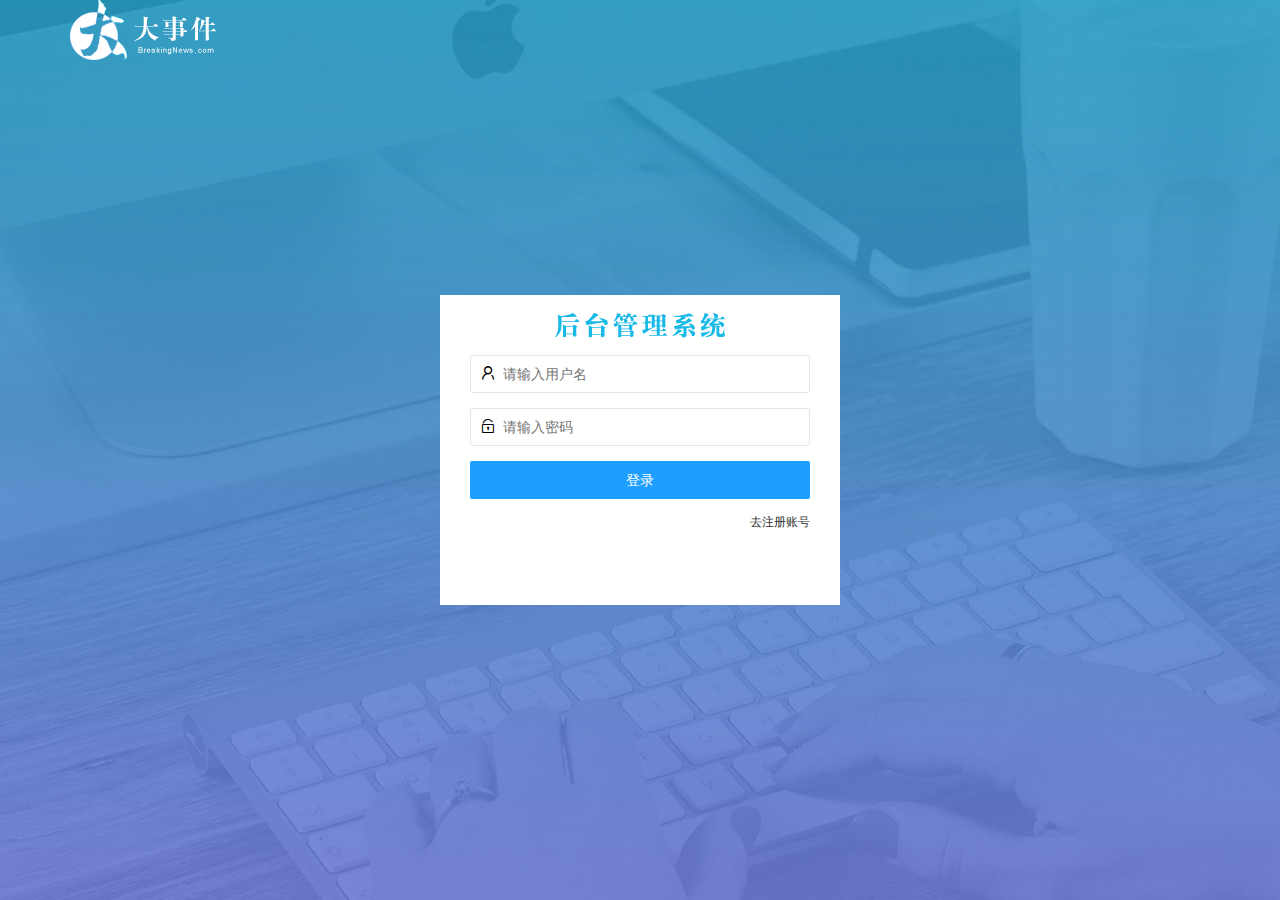
<file: login.html>
<!DOCTYPE html>
<html lang="en">

<head>
    <meta charset="UTF-8" />
    <meta name="viewport" content="width=device-width, initial-scale=1.0" />
    <title>大事件-登录/注册</title>
    <!-- 导入 LayUI 的样式 -->
    <link rel="stylesheet" href="assets/lib/layui/css/layui.css" />
    <!-- 导入自己的样式表 -->
    <link rel="stylesheet" href="assets/css/login.css" />
</head>

<body>
    <!-- 头部的 Logo 区域 -->
    <div class="layui-main">
        <img src="./assets/images/logo.png" alt="" />
    </div>

    <!-- 登录注册区域 -->
    <div class="loginAndRegBox">
        <div class="title-box"></div>
        <!-- 登录的div -->
        <div class="login-box">
            <!-- 登录的表单 -->
            <form class="layui-form" id="form_login">
                <!-- 用户名 -->
                <div class="layui-form-item">
                    <i class="layui-icon layui-icon-username"></i>
                    <input type="text" name="username" required lay-verify="required" placeholder="请输入用户名" autocomplete="off" class="layui-input" />
                </div>
                <!-- 密码 -->
                <div class="layui-form-item">
                    <i class="layui-icon layui-icon-password"></i>
                    <input type="password" name="password" required lay-verify="required" placeholder="请输入密码" autocomplete="off" class="layui-input" />
                </div>
                <!-- 登录按钮 -->
                <div class="layui-form-item">
                    <!-- 注意：表单提交按钮和普通按钮的区别，就是 lay-submit 属性 -->
                    <button class="layui-btn layui-btn-fluid layui-btn-normal" lay-submit>登录</button>
                </div>
                <div class="layui-form-item links">
                    <a href="javascript:;" id="link_reg">去注册账号</a>
                </div>
            </form>
        </div>
        <!-- 注册的div -->
        <div class="reg-box">
            <!-- 注册的表单 -->
            <form class="layui-form" id="form_reg">
                <!-- 用户名 -->
                <div class="layui-form-item">
                    <i class="layui-icon layui-icon-username"></i>
                    <input type="text" name="username" required lay-verify="required" placeholder="请输入用户名" autocomplete="off" class="layui-input" />
                </div>
                <!-- 密码 -->
                <div class="layui-form-item">
                    <i class="layui-icon layui-icon-password"></i>
                    <input type="password" name="password" required lay-verify="required|pwd" placeholder="请输入密码" autocomplete="off" class="layui-input" />
                </div>
                <!-- 密码确认框 -->
                <div class="layui-form-item">
                    <i class="layui-icon layui-icon-password"></i>
                    <input type="password" name="repassword" required lay-verify="required|pwd|repwd" placeholder="再次确认密码" autocomplete="off" class="layui-input" />
                </div>
                <!-- 注册按钮 -->
                <div class="layui-form-item">
                    <!-- 注意：表单提交按钮和普通按钮的区别，就是 lay-submit 属性 -->
                    <button class="layui-btn layui-btn-fluid layui-btn-normal" lay-submit>注册</button>
                </div>
                <div class="layui-form-item links">
                    <a href="javascript:;" id="link_login">去登录</a>
                </div>
            </form>

        </div>
    </div>

    <script src="assets/lib/layui/layui.all.js"></script>
    <script src="assets/lib/jquery.js"></script>
    <script src="./assets/js/baseAPI.js"></script>
    <script src="./assets/js/login.js"></script>

</body>

</html>
</file>
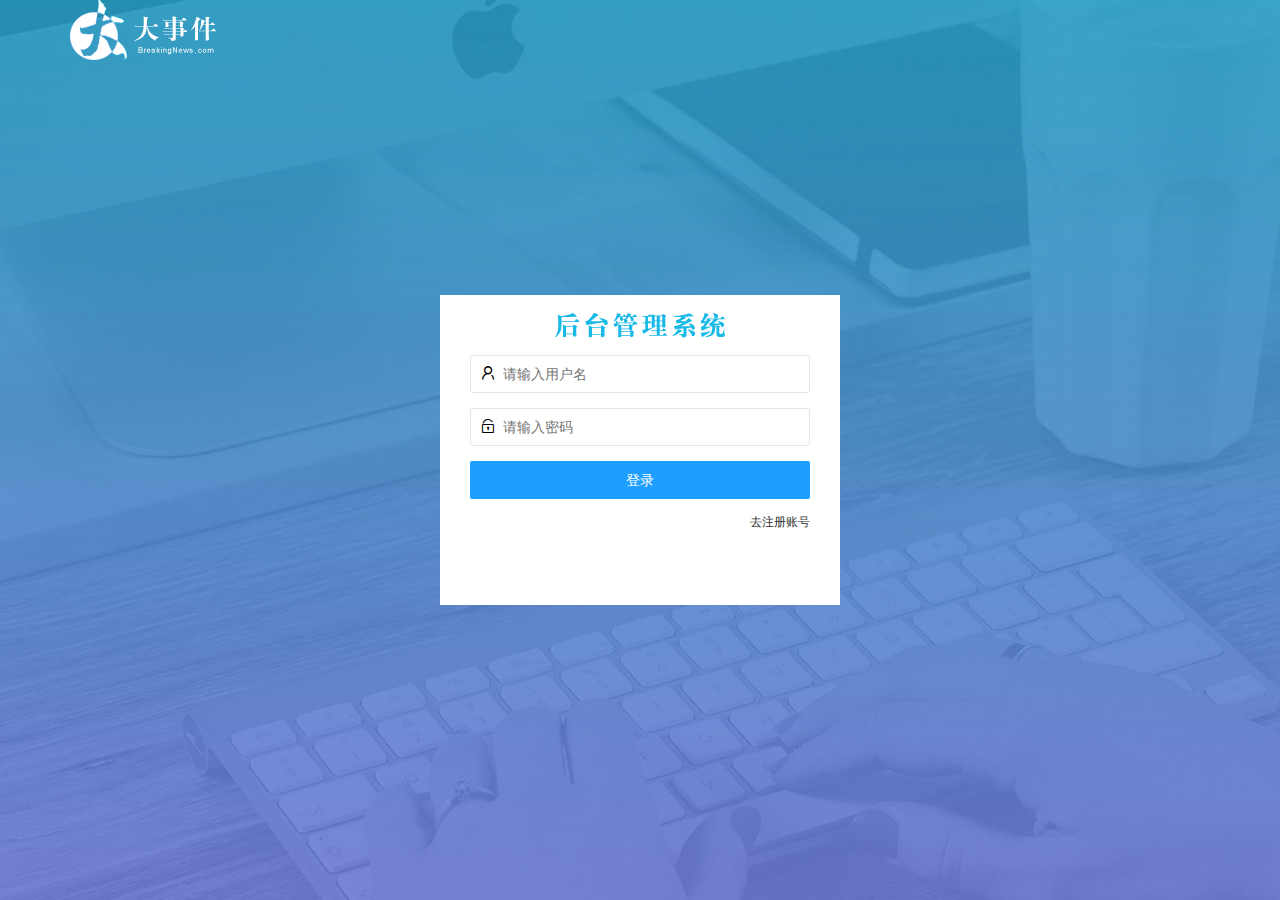
<file: 示范login.html>
<!DOCTYPE html>
<html lang="en">

<head>
    <meta charset="UTF-8" />
    <meta name="viewport" content="width=device-width, initial-scale=1.0" />
    <title>大事件-登录/注册</title>
    <!-- 导入 LayUI 的样式 -->
    <link rel="stylesheet" href="/assets/lib/layui/css/layui.css" />
    <!-- 导入自己的样式表 -->
    <link rel="stylesheet" href="assets/css/login.css" />
</head>

<body>
    <!-- 头部的 Logo 区域 -->
    <div class="layui-main">
        <img src="/assets/images/logo.png" alt="" />
    </div>

    <!-- 登录注册区域 -->
    <div class="loginAndRegBox">
        <div class="title-box"></div>
        <!-- 登录的div -->
        <div class="login-box">
            <!-- 登录的表单 -->
            <form class="layui-form" id="form_login">
                <!-- 用户名 -->
                <div class="layui-form-item">
                    <i class="layui-icon layui-icon-username"></i>
                    <input type="text" name="username" required lay-verify="required" placeholder="请输入用户名" autocomplete="off" class="layui-input" />
                </div>
                <!-- 密码 -->
                <div class="layui-form-item">
                    <i class="layui-icon layui-icon-password"></i>
                    <input type="password" name="password" required lay-verify="required|pwd" placeholder="请输入密码" autocomplete="off" class="layui-input" />
                </div>
                <!-- 登录按钮 -->
                <div class="layui-form-item">
                    <!-- 注意：表单提交按钮和普通按钮的区别，就是 lay-submit 属性 -->
                    <button class="layui-btn layui-btn-fluid layui-btn-normal" lay-submit>登录</button>
                </div>
                <div class="layui-form-item links">
                    <a href="javascript:;" id="link_reg">去注册账号</a>
                </div>
            </form>
        </div>
        <!-- 注册的div -->
        <div class="reg-box">
            <!-- 注册的表单 -->
            <form class="layui-form" id="form_reg">
                <!-- 用户名 -->
                <div class="layui-form-item">
                    <i class="layui-icon layui-icon-username"></i>
                    <input type="text" name="username" required lay-verify="required" placeholder="请输入用户名" autocomplete="off" class="layui-input" />
                </div>
                <!-- 密码 -->
                <div class="layui-form-item">
                    <i class="layui-icon layui-icon-password"></i>
                    <input type="password" name="password" required lay-verify="required|pwd" placeholder="请输入密码" autocomplete="off" class="layui-input" />
                </div>
                <!-- 密码确认框 -->
                <div class="layui-form-item">
                    <i class="layui-icon layui-icon-password"></i>
                    <input type="password" name="repassword" required lay-verify="required|pwd|repwd" placeholder="再次确认密码" autocomplete="off" class="layui-input" />
                </div>
                <!-- 注册按钮 -->
                <div class="layui-form-item">
                    <!-- 注意：表单提交按钮和普通按钮的区别，就是 lay-submit 属性 -->
                    <button class="layui-btn layui-btn-fluid layui-btn-normal" lay-submit>注册</button>
                </div>
                <div class="layui-form-item links">
                    <a href="javascript:;" id="link_login">去登录</a>
                </div>
            </form>
        </div>
    </div>

    <!-- 导入 Layui 的JS文件 -->
    <script src="assets/lib/layui/layui.all.js"></script>
    <!-- 导入 JQuery -->
    <script src="assets/lib/jquery.js"></script>
    <!-- 导入自己封装的 baseAPI.js -->
    <script src="./assets/js/baseAPI.js"></script>
    <!-- 导入自己的 JavaScript 脚本 -->
    <script src="./assets/js/login.js"></script>
</body>

</html>
</file>
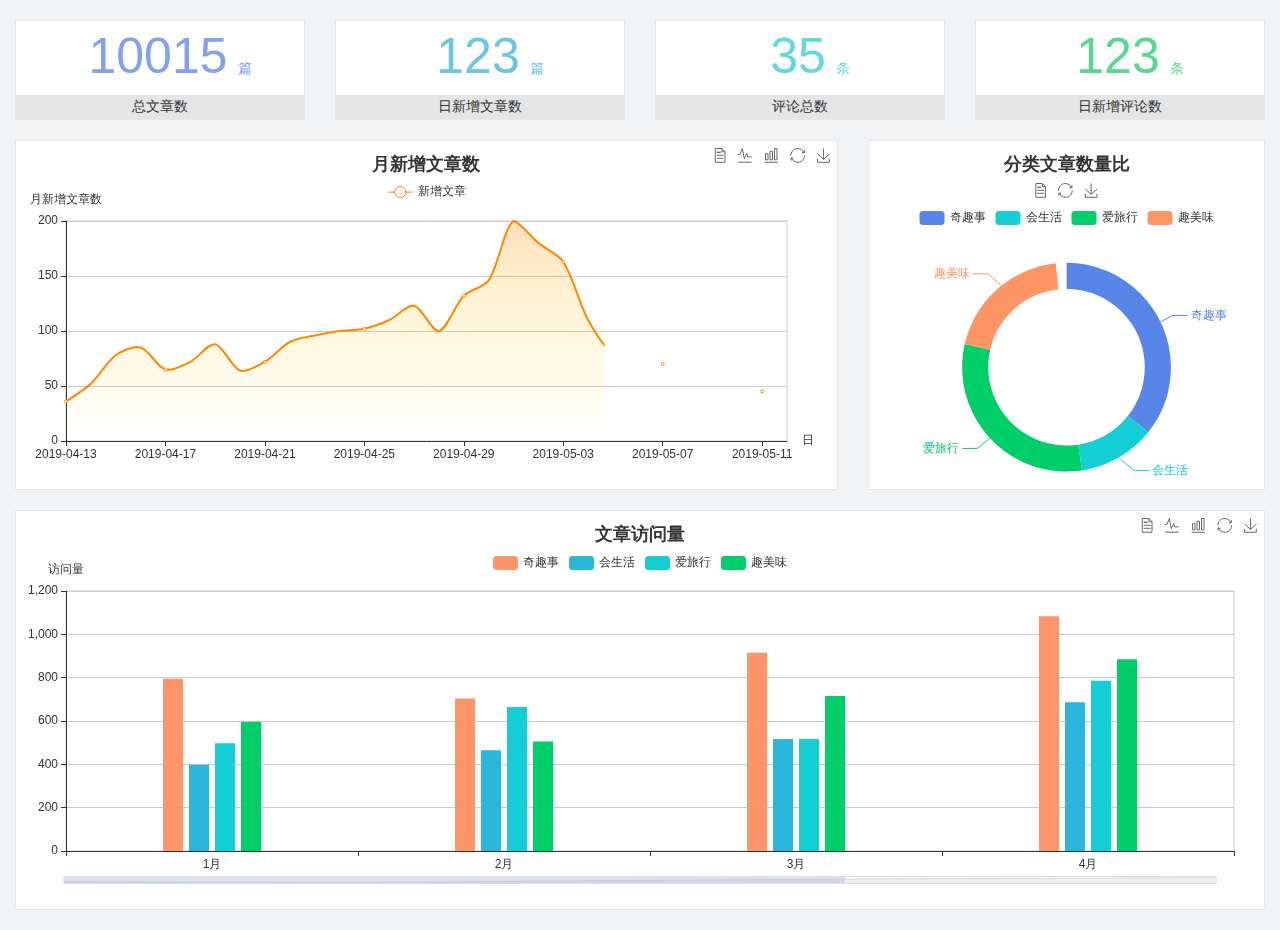
<file: home/dashboard.html>
<!DOCTYPE html>
<html lang="en">

<head>
    <meta charset="UTF-8">
    <meta name="viewport" content="width=device-width, initial-scale=1.0">
    <meta http-equiv="X-UA-Compatible" content="ie=edge">
    <title>图表统计</title>
    <link rel="stylesheet" href="/assets/lib/bootstrap.css" />
    <link rel="stylesheet" href="/assets/lib/main.css" />
    <script src="/assets/lib/jquery.js"></script>
    <script type="text/javascript" src="/assets/lib/echarts.min.js"></script>
</head>

<body>
    <div class="container-fluid">
        <div class="row spannel_list">
            <div class="col-sm-3 col-xs-6">
                <div class="spannel">
                    <em>10015</em><span>篇</span>
                    <b>总文章数</b>
                </div>
            </div>
            <div class="col-sm-3 col-xs-6">
                <div class="spannel scolor01">
                    <em>123</em><span>篇</span>
                    <b>日新增文章数</b>
                </div>
            </div>
            <div class="col-sm-3 col-xs-6">
                <div class="spannel scolor02">
                    <em>35</em><span>条</span>
                    <b>评论总数</b>
                </div>
            </div>
            <div class="col-sm-3 col-xs-6">
                <div class="spannel scolor03">
                    <em>123</em><span>条</span>
                    <b>日新增评论数</b>
                </div>
            </div>
        </div>
    </div>

    <div class="container-fluid">
        <div class="row curve-pie">
            <div class="col-lg-8 col-md-8">
                <div class="gragh_pannel" id="curve_show"></div>
            </div>
            <div class="col-lg-4 col-md-4">
                <div class="gragh_pannel" id="pie_show"></div>
            </div>
        </div>
    </div>

    <div class="container-fluid">
        <div class="column_pannel" id="column_show"></div>
    </div>

    <script>
        var oChart = echarts.init(document.getElementById('curve_show'));
        var aList_all = [{
            'count': 36,
            'date': '2019-04-13'
        }, {
            'count': 52,
            'date': '2019-04-14'
        }, {
            'count': 78,
            'date': '2019-04-15'
        }, {
            'count': 85,
            'date': '2019-04-16'
        }, {
            'count': 65,
            'date': '2019-04-17'
        }, {
            'count': 72,
            'date': '2019-04-18'
        }, {
            'count': 88,
            'date': '2019-04-19'
        }, {
            'count': 64,
            'date': '2019-04-20'
        }, {
            'count': 72,
            'date': '2019-04-21'
        }, {
            'count': 90,
            'date': '2019-04-22'
        }, {
            'count': 96,
            'date': '2019-04-23'
        }, {
            'count': 100,
            'date': '2019-04-24'
        }, {
            'count': 102,
            'date': '2019-04-25'
        }, {
            'count': 110,
            'date': '2019-04-26'
        }, {
            'count': 123,
            'date': '2019-04-27'
        }, {
            'count': 100,
            'date': '2019-04-28'
        }, {
            'count': 132,
            'date': '2019-04-29'
        }, {
            'count': 146,
            'date': '2019-04-30'
        }, {
            'count': 200,
            'date': '2019-05-01'
        }, {
            'count': 180,
            'date': '2019-05-02'
        }, {
            'count': 163,
            'date': '2019-05-03'
        }, {
            'count': 110,
            'date': '2019-05-04'
        }, {
            'count': 80,
            'date': '2019-05-05'
        }, {
            'count': 82,
            'date': '2019-05-06'
        }, {
            'count': 70,
            'date': '2019-05-07'
        }, {
            'count': 65,
            'date': '2019-05-08'
        }, {
            'count': 54,
            'date': '2019-05-09'
        }, {
            'count': 40,
            'date': '2019-05-10'
        }, {
            'count': 45,
            'date': '2019-05-11'
        }, {
            'count': 38,
            'date': '2019-05-12'
        }, ];

        let aCount = [];
        let aDate = [];

        for (var i = 0; i < aList_all.length; i++) {
            aCount.push(aList_all[i].count);
            aDate.push(aList_all[i].date);
        }

        var chartopt = {
            title: {
                text: '月新增文章数',
                left: 'center',
                top: '10'
            },
            tooltip: {
                trigger: 'axis'
            },
            legend: {
                data: ['新增文章'],
                top: '40'
            },
            toolbox: {
                show: true,
                feature: {
                    mark: {
                        show: true
                    },
                    dataView: {
                        show: true,
                        readOnly: false
                    },
                    magicType: {
                        show: true,
                        type: ['line', 'bar']
                    },
                    restore: {
                        show: true
                    },
                    saveAsImage: {
                        show: true
                    }
                }
            },
            calculable: true,
            xAxis: [{
                name: '日',
                type: 'category',
                boundaryGap: false,
                data: aDate
            }],
            yAxis: [{
                name: '月新增文章数',
                type: 'value'
            }],
            series: [{
                name: '新增文章',
                type: 'line',
                smooth: true,
                itemStyle: {
                    normal: {
                        areaStyle: {
                            type: 'default'
                        },
                        color: '#f80'
                    },
                    lineStyle: {
                        color: '#f80'
                    }
                },
                data: aCount
            }],
            areaStyle: {
                normal: {
                    color: new echarts.graphic.LinearGradient(0, 0, 0, 1, [{
                        offset: 0,
                        color: 'rgba(255,136,0,0.39)'
                    }, {
                        offset: .34,
                        color: 'rgba(255,180,0,0.25)'
                    }, {
                        offset: 1,
                        color: 'rgba(255,222,0,0.00)'
                    }])

                }
            },
            grid: {
                show: true,
                x: 50,
                x2: 50,
                y: 80,
                height: 220
            }
        };

        oChart.setOption(chartopt);


        var oPie = echarts.init(document.getElementById('pie_show'));
        var oPieopt = {
            title: {
                top: 10,
                text: '分类文章数量比',
                x: 'center'
            },
            tooltip: {
                trigger: 'item',
                formatter: "{a} <br/>{b} : {c} ({d}%)"
            },
            color: ['#5885e8', '#13cfd5', '#00ce68', '#ff9565'],
            legend: {
                x: 'center',
                top: 65,
                data: ['奇趣事', '会生活', '爱旅行', '趣美味']
            },
            toolbox: {
                show: true,
                x: 'center',
                top: 35,
                feature: {
                    mark: {
                        show: true
                    },
                    dataView: {
                        show: true,
                        readOnly: false
                    },
                    magicType: {
                        show: true,
                        type: ['pie', 'funnel'],
                        option: {
                            funnel: {
                                x: '25%',
                                width: '50%',
                                funnelAlign: 'left',
                                max: 1548
                            }
                        }
                    },
                    restore: {
                        show: true
                    },
                    saveAsImage: {
                        show: true
                    }
                }
            },
            calculable: true,
            series: [{
                name: '访问来源',
                type: 'pie',
                radius: ['45%', '60%'],
                center: ['50%', '65%'],
                data: [{
                    value: 300,
                    name: '奇趣事'
                }, {
                    value: 100,
                    name: '会生活'
                }, {
                    value: 260,
                    name: '爱旅行'
                }, {
                    value: 180,
                    name: '趣美味'
                }]
            }]
        };
        oPie.setOption(oPieopt);



        var oColumn = this.echarts.init(document.getElementById('column_show'));
        var oColumnopt = {
            title: {
                text: '文章访问量',
                left: 'center',
                top: '10'
            },
            tooltip: {
                trigger: 'axis'
            },
            legend: {
                data: ['奇趣事', '会生活', '爱旅行', '趣美味'],
                top: '40'
            },
            toolbox: {
                show: true,
                feature: {
                    mark: {
                        show: true
                    },
                    dataView: {
                        show: true,
                        readOnly: false
                    },
                    magicType: {
                        show: true,
                        type: ['line', 'bar']
                    },
                    restore: {
                        show: true
                    },
                    saveAsImage: {
                        show: true
                    }
                }
            },
            calculable: true,
            xAxis: [{
                type: 'category',
                data: ['1月', '2月', '3月', '4月', '5月']
            }],
            yAxis: [{
                name: '访问量',
                type: 'value'
            }],
            series: [{
                name: '奇趣事',
                type: 'bar',
                barWidth: 20,
                itemStyle: {
                    normal: {
                        areaStyle: {
                            type: 'default'
                        },
                        color: '#fd956a'
                    }
                },
                data: [800, 708, 920, 1090, 1200]
            }, {
                name: '会生活',
                type: 'bar',
                barWidth: 20,
                itemStyle: {
                    normal: {
                        areaStyle: {
                            type: 'default'
                        },
                        color: '#2bb6db'
                    }
                },
                data: [400, 468, 520, 690, 800]
            }, {
                name: '爱旅行',
                type: 'bar',
                barWidth: 20,
                itemStyle: {
                    normal: {
                        areaStyle: {
                            type: 'default'
                        },
                        color: '#13cfd5'
                    }
                },
                data: [500, 668, 520, 790, 900]
            }, {
                name: '趣美味',
                type: 'bar',
                barWidth: 20,
                itemStyle: {
                    normal: {
                        areaStyle: {
                            type: 'default'
                        },
                        color: '#00ce68'
                    }
                },
                data: [600, 508, 720, 890, 1000]
            }],
            grid: {
                show: true,
                x: 50,
                x2: 30,
                y: 80,
                height: 260
            },
            dataZoom: [ //给x轴设置滚动条
                {
                    start: 0, //默认为0
                    end: 100 - 1000 / 31, //默认为100
                    type: 'slider',
                    show: true,
                    xAxisIndex: [0],
                    handleSize: 0, //滑动条的 左右2个滑动条的大小
                    height: 8, //组件高度
                    left: 45, //左边的距离
                    right: 50, //右边的距离
                    bottom: 26, //右边的距离
                    handleColor: '#ddd', //h滑动图标的颜色
                    handleStyle: {
                        borderColor: "#cacaca",
                        borderWidth: "1",
                        shadowBlur: 2,
                        background: "#ddd",
                        shadowColor: "#ddd",
                    }
                }
            ]
        };
        oColumn.setOption(oColumnopt);
    </script>
</body>

</html>
</file>
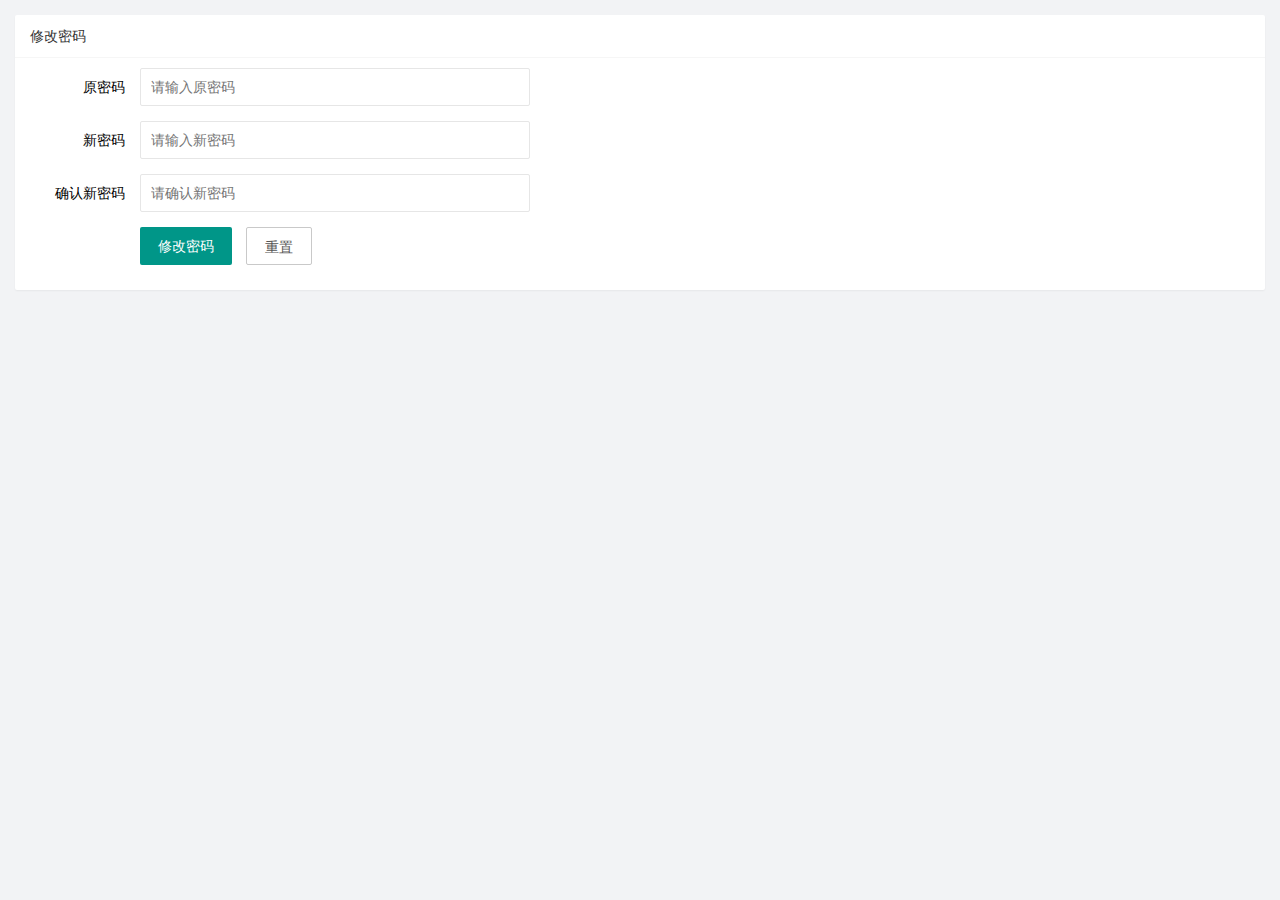
<file: user/user.pwd.html>
<!DOCTYPE html>
<html lang="en">

<head>
    <meta charset="UTF-8">
    <meta name="viewport" content="width=device-width, initial-scale=1.0">
    <title>Document</title>
    <link rel="stylesheet" href="../assets/lib/layui/css/layui.css">
    <link rel="stylesheet" href="../assets/css/user/user_pwd.css">
</head>

<body>
    <!-- 卡片区域 -->
    <div class="layui-card">
        <div class="layui-card-header">修改密码</div>
        <div class="layui-card-body">
            <form class="layui-form" lay-filter="formUserInfo">
                <!-- 这是隐藏域 -->
                <input type="hidden" name="id" />
                <div class="layui-form-item">
                    <label class="layui-form-label">原密码</label>
                    <div class="layui-input-block">
                        <input type="password" name="oldPwd" required lay-verify="required|pwd" placeholder="请输入原密码" autocomplete="off" class="layui-input">
                    </div>
                </div>
                <div class="layui-form-item">
                    <label class="layui-form-label">新密码</label>
                    <div class="layui-input-inline">
                        <input type="password" name="newPwd" required lay-verify="required|pwd|samePwd" placeholder="请输入新密码" autocomplete="off" class="layui-input">
                    </div>
                </div>
                <div class="layui-form-item">
                    <label class="layui-form-label">确认新密码</label>
                    <div class="layui-input-inline">
                        <input type="password" name="rePwd" required lay-verify="required|pwd|rePwd" placeholder="请确认新密码" autocomplete="off" class="layui-input">
                    </div>
                </div>
                <div class="layui-form-item">
                    <div class="layui-input-block">
                        <button class="layui-btn" lay-submit lay-filter="formDemo">修改密码</button>
                        <button type="reset" class="layui-btn layui-btn-primary" id="btnReset">重置</button>
                    </div>
                </div>
            </form>

        </div>
    </div>


    <script src="../assets/lib/layui/layui.all.js"></script>
    <script src="../assets/lib/jquery.js"></script>
    <script src="../assets/js/baseAPI.js"></script>
    <script src="../assets/js/user/user.pwd.js"></script>
</body>

</html>
</file>
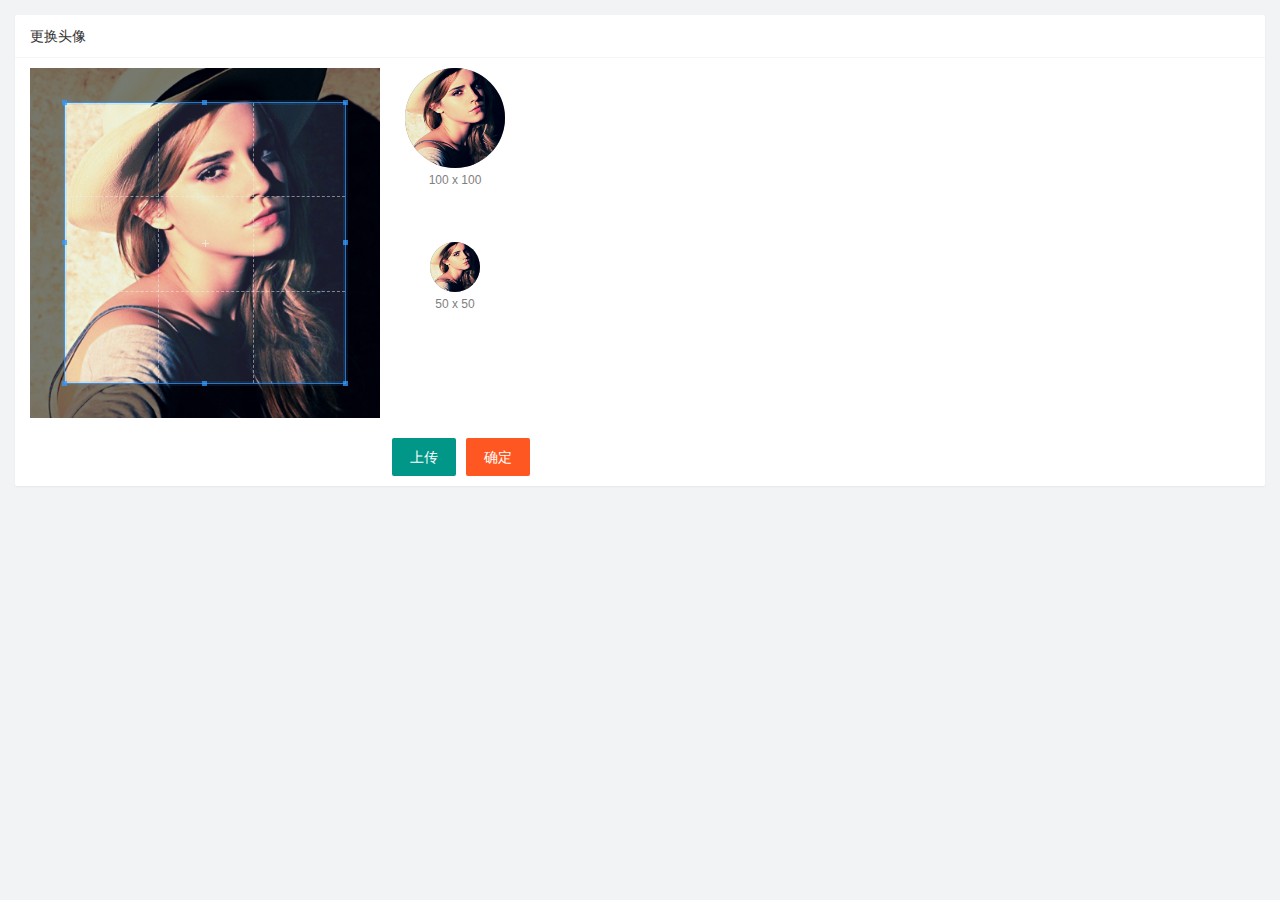
<file: user/user_ava.html>
<!DOCTYPE html>
<html lang="en">

<head>
    <meta charset="UTF-8">
    <meta name="viewport" content="width=device-width, initial-scale=1.0">
    <title>Document</title>
    <link rel="stylesheet" href="../assets/lib/layui/css/layui.css">
    <link rel="stylesheet" href="../assets/lib/cropper/cropper.css">
    <link rel="stylesheet" href="../assets/css/user/user_ava.css">
</head>

<body>
    <div class="layui-card">
        <div class="layui-card-header">更换头像</div>
        <div class="layui-card-body">
            <!-- 第一行的图片裁剪和预览区域 -->
            <div class="row1">
                <!-- 图片裁剪区域 -->
                <div class="cropper-box">
                    <!-- 这个 img 标签很重要，将来会把它初始化为裁剪区域 -->
                    <img id="image" src="/assets/images/sample.jpg" />
                </div>
                <!-- 图片的预览区域 -->
                <div class="preview-box">
                    <div>
                        <!-- 宽高为 100px 的预览区域 -->
                        <div class="img-preview w100"></div>
                        <p class="size">100 x 100</p>
                    </div>
                    <div>
                        <!-- 宽高为 50px 的预览区域 -->
                        <div class="img-preview w50"></div>
                        <p class="size">50 x 50</p>
                    </div>
                </div>
            </div>
            <!-- 第二行的按钮区域 -->
            <div class="row2">
                <!-- 通过accept属性可以允许用户选择什么类型的文件 -->
                <input type="file" id="file" accept="image/png,image/jpeg" />
                <button type="button" class="layui-btn" id="btnChooseImage">上传</button>
                <button type="button" class="layui-btn layui-btn-danger" id="btnSure">确定</button>
            </div>
        </div>
    </div>
    <script src="../assets/lib/layui/layui.all.js"></script>
    <script src="../assets/lib/jquery.js"></script>
    <script src="../assets/lib/cropper/Cropper.js"></script>
    <script src="../assets/lib/cropper/jquery-cropper.js"></script>
    <script src="../assets/js/baseAPI.js"></script>
    <script src="../assets/js/user/user_ava.js"></script>
</body>

</html>
</file>
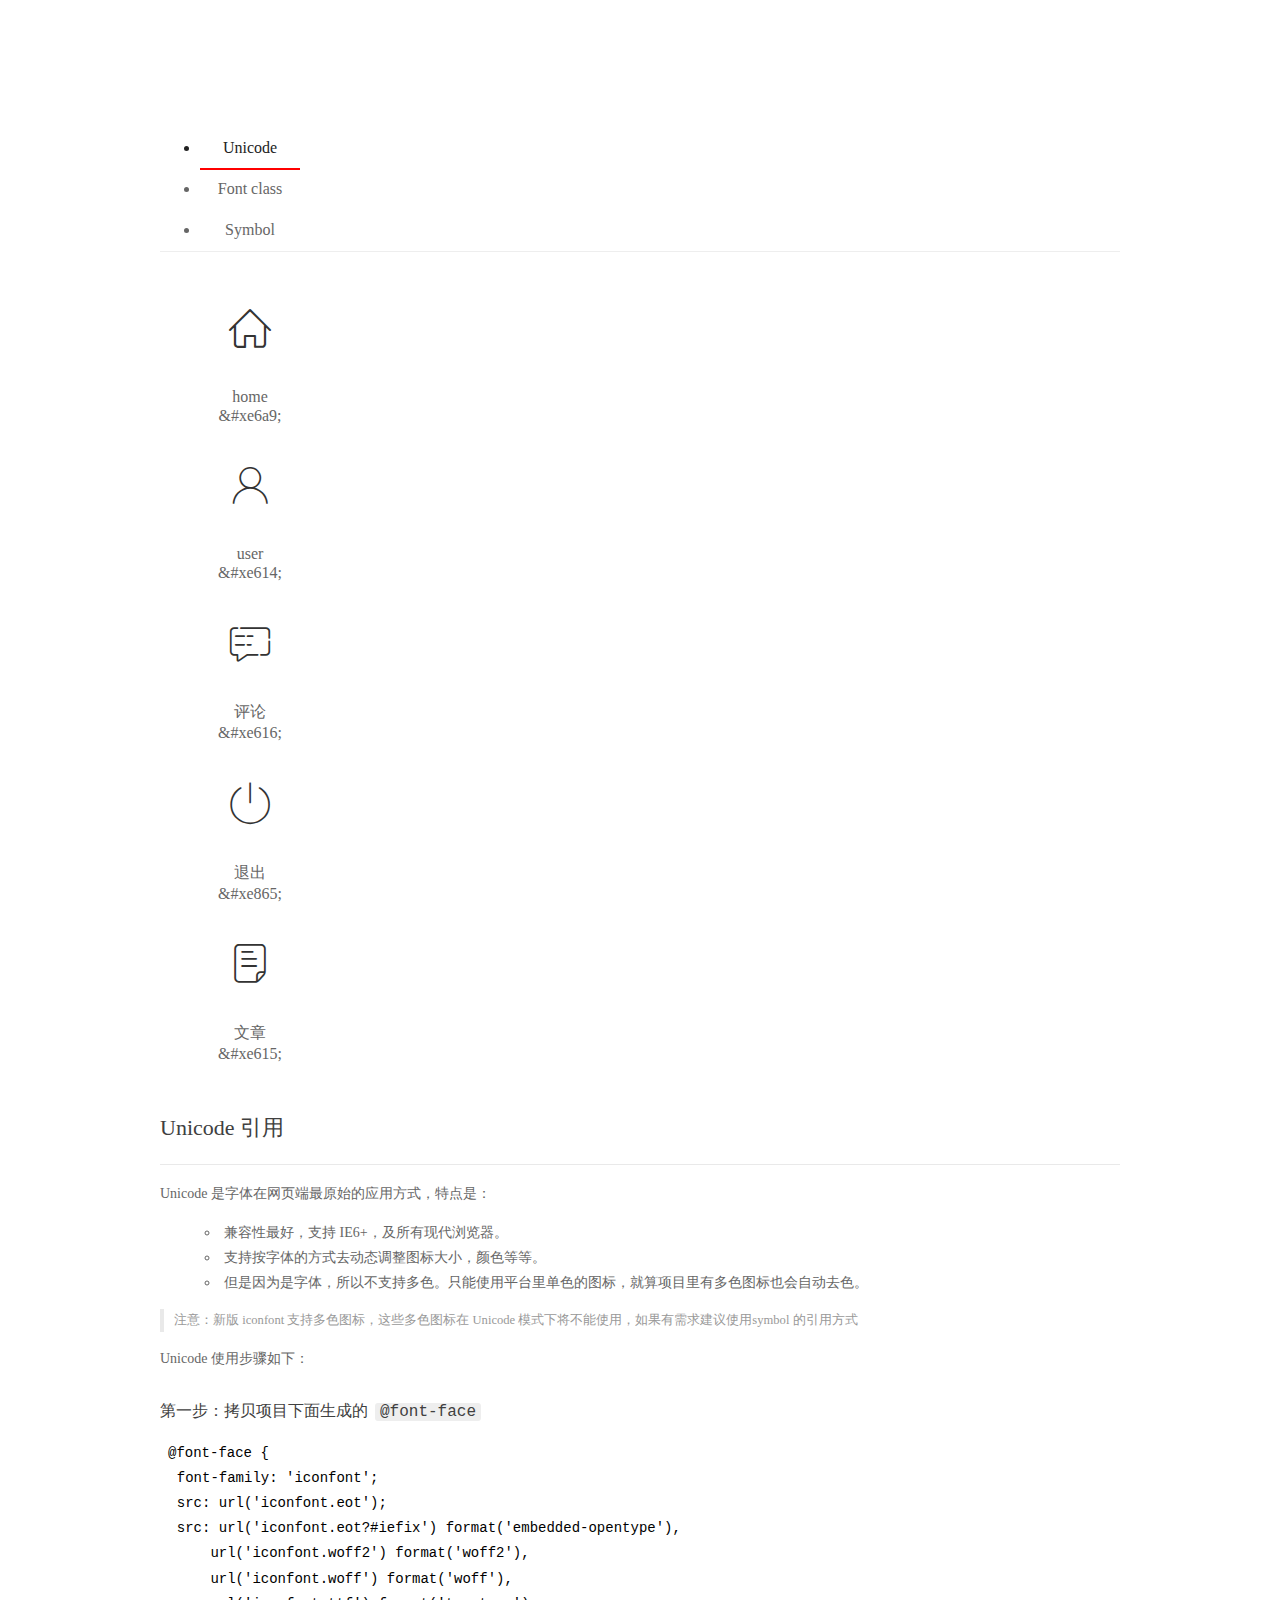
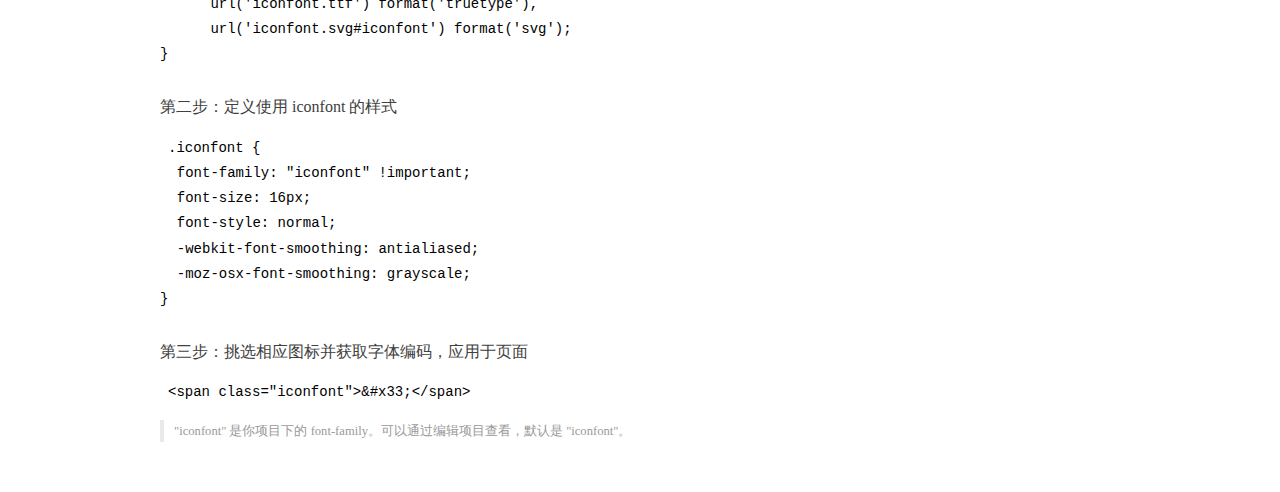
<file: assets/fonts/demo_index.html>
<!DOCTYPE html>
<html>
<head>
  <meta charset="utf-8"/>
  <title>IconFont Demo</title>
  <link rel="shortcut icon" href="https://gtms04.alicdn.com/tps/i4/TB1_oz6GVXXXXaFXpXXJDFnIXXX-64-64.ico" type="image/x-icon"/>
  <link rel="stylesheet" href="https://g.alicdn.com/thx/cube/1.3.2/cube.min.css">
  <link rel="stylesheet" href="demo.css">
  <link rel="stylesheet" href="iconfont.css">
  <script src="iconfont.js"></script>
  <!-- jQuery -->
  <script src="https://a1.alicdn.com/oss/uploads/2018/12/26/7bfddb60-08e8-11e9-9b04-53e73bb6408b.js"></script>
  <!-- 代码高亮 -->
  <script src="https://a1.alicdn.com/oss/uploads/2018/12/26/a3f714d0-08e6-11e9-8a15-ebf944d7534c.js"></script>
</head>
<body>
  <div class="main">
    <h1 class="logo"><a href="https://www.iconfont.cn/" title="iconfont 首页" target="_blank">&#xe86b;</a></h1>
    <div class="nav-tabs">
      <ul id="tabs" class="dib-box">
        <li class="dib active"><span>Unicode</span></li>
        <li class="dib"><span>Font class</span></li>
        <li class="dib"><span>Symbol</span></li>
      </ul>
      
    </div>
    <div class="tab-container">
      <div class="content unicode" style="display: block;">
          <ul class="icon_lists dib-box">
          
            <li class="dib">
              <span class="icon iconfont">&#xe6a9;</span>
                <div class="name">home</div>
                <div class="code-name">&amp;#xe6a9;</div>
              </li>
          
            <li class="dib">
              <span class="icon iconfont">&#xe614;</span>
                <div class="name">user</div>
                <div class="code-name">&amp;#xe614;</div>
              </li>
          
            <li class="dib">
              <span class="icon iconfont">&#xe616;</span>
                <div class="name">评论</div>
                <div class="code-name">&amp;#xe616;</div>
              </li>
          
            <li class="dib">
              <span class="icon iconfont">&#xe865;</span>
                <div class="name">退出</div>
                <div class="code-name">&amp;#xe865;</div>
              </li>
          
            <li class="dib">
              <span class="icon iconfont">&#xe615;</span>
                <div class="name">文章</div>
                <div class="code-name">&amp;#xe615;</div>
              </li>
          
          </ul>
          <div class="article markdown">
          <h2 id="unicode-">Unicode 引用</h2>
          <hr>

          <p>Unicode 是字体在网页端最原始的应用方式，特点是：</p>
          <ul>
            <li>兼容性最好，支持 IE6+，及所有现代浏览器。</li>
            <li>支持按字体的方式去动态调整图标大小，颜色等等。</li>
            <li>但是因为是字体，所以不支持多色。只能使用平台里单色的图标，就算项目里有多色图标也会自动去色。</li>
          </ul>
          <blockquote>
            <p>注意：新版 iconfont 支持多色图标，这些多色图标在 Unicode 模式下将不能使用，如果有需求建议使用symbol 的引用方式</p>
          </blockquote>
          <p>Unicode 使用步骤如下：</p>
          <h3 id="-font-face">第一步：拷贝项目下面生成的 <code>@font-face</code></h3>
<pre><code class="language-css"
>@font-face {
  font-family: 'iconfont';
  src: url('iconfont.eot');
  src: url('iconfont.eot?#iefix') format('embedded-opentype'),
      url('iconfont.woff2') format('woff2'),
      url('iconfont.woff') format('woff'),
      url('iconfont.ttf') format('truetype'),
      url('iconfont.svg#iconfont') format('svg');
}
</code></pre>
          <h3 id="-iconfont-">第二步：定义使用 iconfont 的样式</h3>
<pre><code class="language-css"
>.iconfont {
  font-family: "iconfont" !important;
  font-size: 16px;
  font-style: normal;
  -webkit-font-smoothing: antialiased;
  -moz-osx-font-smoothing: grayscale;
}
</code></pre>
          <h3 id="-">第三步：挑选相应图标并获取字体编码，应用于页面</h3>
<pre>
<code class="language-html"
>&lt;span class="iconfont"&gt;&amp;#x33;&lt;/span&gt;
</code></pre>
          <blockquote>
            <p>"iconfont" 是你项目下的 font-family。可以通过编辑项目查看，默认是 "iconfont"。</p>
          </blockquote>
          </div>
      </div>
      <div class="content font-class">
        <ul class="icon_lists dib-box">
          
          <li class="dib">
            <span class="icon iconfont icon-home"></span>
            <div class="name">
              home
            </div>
            <div class="code-name">.icon-home
            </div>
          </li>
          
          <li class="dib">
            <span class="icon iconfont icon-user"></span>
            <div class="name">
              user
            </div>
            <div class="code-name">.icon-user
            </div>
          </li>
          
          <li class="dib">
            <span class="icon iconfont icon-pinglun"></span>
            <div class="name">
              评论
            </div>
            <div class="code-name">.icon-pinglun
            </div>
          </li>
          
          <li class="dib">
            <span class="icon iconfont icon-tuichu"></span>
            <div class="name">
              退出
            </div>
            <div class="code-name">.icon-tuichu
            </div>
          </li>
          
          <li class="dib">
            <span class="icon iconfont icon-16"></span>
            <div class="name">
              文章
            </div>
            <div class="code-name">.icon-16
            </div>
          </li>
          
        </ul>
        <div class="article markdown">
        <h2 id="font-class-">font-class 引用</h2>
        <hr>

        <p>font-class 是 Unicode 使用方式的一种变种，主要是解决 Unicode 书写不直观，语意不明确的问题。</p>
        <p>与 Unicode 使用方式相比，具有如下特点：</p>
        <ul>
          <li>兼容性良好，支持 IE8+，及所有现代浏览器。</li>
          <li>相比于 Unicode 语意明确，书写更直观。可以很容易分辨这个 icon 是什么。</li>
          <li>因为使用 class 来定义图标，所以当要替换图标时，只需要修改 class 里面的 Unicode 引用。</li>
          <li>不过因为本质上还是使用的字体，所以多色图标还是不支持的。</li>
        </ul>
        <p>使用步骤如下：</p>
        <h3 id="-fontclass-">第一步：引入项目下面生成的 fontclass 代码：</h3>
<pre><code class="language-html">&lt;link rel="stylesheet" href="./iconfont.css"&gt;
</code></pre>
        <h3 id="-">第二步：挑选相应图标并获取类名，应用于页面：</h3>
<pre><code class="language-html">&lt;span class="iconfont icon-xxx"&gt;&lt;/span&gt;
</code></pre>
        <blockquote>
          <p>"
            iconfont" 是你项目下的 font-family。可以通过编辑项目查看，默认是 "iconfont"。</p>
        </blockquote>
      </div>
      </div>
      <div class="content symbol">
          <ul class="icon_lists dib-box">
          
            <li class="dib">
                <svg class="icon svg-icon" aria-hidden="true">
                  <use xlink:href="#icon-home"></use>
                </svg>
                <div class="name">home</div>
                <div class="code-name">#icon-home</div>
            </li>
          
            <li class="dib">
                <svg class="icon svg-icon" aria-hidden="true">
                  <use xlink:href="#icon-user"></use>
                </svg>
                <div class="name">user</div>
                <div class="code-name">#icon-user</div>
            </li>
          
            <li class="dib">
                <svg class="icon svg-icon" aria-hidden="true">
                  <use xlink:href="#icon-pinglun"></use>
                </svg>
                <div class="name">评论</div>
                <div class="code-name">#icon-pinglun</div>
            </li>
          
            <li class="dib">
                <svg class="icon svg-icon" aria-hidden="true">
                  <use xlink:href="#icon-tuichu"></use>
                </svg>
                <div class="name">退出</div>
                <div class="code-name">#icon-tuichu</div>
            </li>
          
            <li class="dib">
                <svg class="icon svg-icon" aria-hidden="true">
                  <use xlink:href="#icon-16"></use>
                </svg>
                <div class="name">文章</div>
                <div class="code-name">#icon-16</div>
            </li>
          
          </ul>
          <div class="article markdown">
          <h2 id="symbol-">Symbol 引用</h2>
          <hr>

          <p>这是一种全新的使用方式，应该说这才是未来的主流，也是平台目前推荐的用法。相关介绍可以参考这篇<a href="">文章</a>
            这种用法其实是做了一个 SVG 的集合，与另外两种相比具有如下特点：</p>
          <ul>
            <li>支持多色图标了，不再受单色限制。</li>
            <li>通过一些技巧，支持像字体那样，通过 <code>font-size</code>, <code>color</code> 来调整样式。</li>
            <li>兼容性较差，支持 IE9+，及现代浏览器。</li>
            <li>浏览器渲染 SVG 的性能一般，还不如 png。</li>
          </ul>
          <p>使用步骤如下：</p>
          <h3 id="-symbol-">第一步：引入项目下面生成的 symbol 代码：</h3>
<pre><code class="language-html">&lt;script src="./iconfont.js"&gt;&lt;/script&gt;
</code></pre>
          <h3 id="-css-">第二步：加入通用 CSS 代码（引入一次就行）：</h3>
<pre><code class="language-html">&lt;style&gt;
.icon {
  width: 1em;
  height: 1em;
  vertical-align: -0.15em;
  fill: currentColor;
  overflow: hidden;
}
&lt;/style&gt;
</code></pre>
          <h3 id="-">第三步：挑选相应图标并获取类名，应用于页面：</h3>
<pre><code class="language-html">&lt;svg class="icon" aria-hidden="true"&gt;
  &lt;use xlink:href="#icon-xxx"&gt;&lt;/use&gt;
&lt;/svg&gt;
</code></pre>
          </div>
      </div>

    </div>
  </div>
  <script>
  $(document).ready(function () {
      $('.tab-container .content:first').show()

      $('#tabs li').click(function (e) {
        var tabContent = $('.tab-container .content')
        var index = $(this).index()

        if ($(this).hasClass('active')) {
          return
        } else {
          $('#tabs li').removeClass('active')
          $(this).addClass('active')

          tabContent.hide().eq(index).fadeIn()
        }
      })
    })
  </script>
</body>
</html>
</file>
<file: assets/lib/layui/css/layui.css>
/** layui-v2.5.5 MIT License By https://www.layui.com */
 .layui-inline,img{display:inline-block;vertical-align:middle}h1,h2,h3,h4,h5,h6{font-weight:400}.layui-edge,.layui-header,.layui-inline,.layui-main{position:relative}.layui-body,.layui-edge,.layui-elip{overflow:hidden}.layui-btn,.layui-edge,.layui-inline,img{vertical-align:middle}.layui-btn,.layui-disabled,.layui-icon,.layui-unselect{-moz-user-select:none;-webkit-user-select:none;-ms-user-select:none}.layui-elip,.layui-form-checkbox span,.layui-form-pane .layui-form-label{text-overflow:ellipsis;white-space:nowrap}.layui-breadcrumb,.layui-tree-btnGroup{visibility:hidden}blockquote,body,button,dd,div,dl,dt,form,h1,h2,h3,h4,h5,h6,input,li,ol,p,pre,td,textarea,th,ul{margin:0;padding:0;-webkit-tap-highlight-color:rgba(0,0,0,0)}a:active,a:hover{outline:0}img{border:none}li{list-style:none}table{border-collapse:collapse;border-spacing:0}h4,h5,h6{font-size:100%}button,input,optgroup,option,select,textarea{font-family:inherit;font-size:inherit;font-style:inherit;font-weight:inherit;outline:0}pre{white-space:pre-wrap;white-space:-moz-pre-wrap;white-space:-pre-wrap;white-space:-o-pre-wrap;word-wrap:break-word}body{line-height:24px;font:14px Helvetica Neue,Helvetica,PingFang SC,Tahoma,Arial,sans-serif}hr{height:1px;margin:10px 0;border:0;clear:both}a{color:#333;text-decoration:none}a:hover{color:#777}a cite{font-style:normal;*cursor:pointer}.layui-border-box,.layui-border-box *{box-sizing:border-box}.layui-box,.layui-box *{box-sizing:content-box}.layui-clear{clear:both;*zoom:1}.layui-clear:after{content:'\20';clear:both;*zoom:1;display:block;height:0}.layui-inline{*display:inline;*zoom:1}.layui-edge{display:inline-block;width:0;height:0;border-width:6px;border-style:dashed;border-color:transparent}.layui-edge-top{top:-4px;border-bottom-color:#999;border-bottom-style:solid}.layui-edge-right{border-left-color:#999;border-left-style:solid}.layui-edge-bottom{top:2px;border-top-color:#999;border-top-style:solid}.layui-edge-left{border-right-color:#999;border-right-style:solid}.layui-disabled,.layui-disabled:hover{color:#d2d2d2!important;cursor:not-allowed!important}.layui-circle{border-radius:100%}.layui-show{display:block!important}.layui-hide{display:none!important}@font-face{font-family:layui-icon;src:url(../font/iconfont.eot?v=250);src:url(../font/iconfont.eot?v=250#iefix) format('embedded-opentype'),url(../font/iconfont.woff2?v=250) format('woff2'),url(../font/iconfont.woff?v=250) format('woff'),url(../font/iconfont.ttf?v=250) format('truetype'),url(../font/iconfont.svg?v=250#layui-icon) format('svg')}.layui-icon{font-family:layui-icon!important;font-size:16px;font-style:normal;-webkit-font-smoothing:antialiased;-moz-osx-font-smoothing:grayscale}.layui-icon-reply-fill:before{content:"\e611"}.layui-icon-set-fill:before{content:"\e614"}.layui-icon-menu-fill:before{content:"\e60f"}.layui-icon-search:before{content:"\e615"}.layui-icon-share:before{content:"\e641"}.layui-icon-set-sm:before{content:"\e620"}.layui-icon-engine:before{content:"\e628"}.layui-icon-close:before{content:"\1006"}.layui-icon-close-fill:before{content:"\1007"}.layui-icon-chart-screen:before{content:"\e629"}.layui-icon-star:before{content:"\e600"}.layui-icon-circle-dot:before{content:"\e617"}.layui-icon-chat:before{content:"\e606"}.layui-icon-release:before{content:"\e609"}.layui-icon-list:before{content:"\e60a"}.layui-icon-chart:before{content:"\e62c"}.layui-icon-ok-circle:before{content:"\1005"}.layui-icon-layim-theme:before{content:"\e61b"}.layui-icon-table:before{content:"\e62d"}.layui-icon-right:before{content:"\e602"}.layui-icon-left:before{content:"\e603"}.layui-icon-cart-simple:before{content:"\e698"}.layui-icon-face-cry:before{content:"\e69c"}.layui-icon-face-smile:before{content:"\e6af"}.layui-icon-survey:before{content:"\e6b2"}.layui-icon-tree:before{content:"\e62e"}.layui-icon-upload-circle:before{content:"\e62f"}.layui-icon-add-circle:before{content:"\e61f"}.layui-icon-download-circle:before{content:"\e601"}.layui-icon-templeate-1:before{content:"\e630"}.layui-icon-util:before{content:"\e631"}.layui-icon-face-surprised:before{content:"\e664"}.layui-icon-edit:before{content:"\e642"}.layui-icon-speaker:before{content:"\e645"}.layui-icon-down:before{content:"\e61a"}.layui-icon-file:before{content:"\e621"}.layui-icon-layouts:before{content:"\e632"}.layui-icon-rate-half:before{content:"\e6c9"}.layui-icon-add-circle-fine:before{content:"\e608"}.layui-icon-prev-circle:before{content:"\e633"}.layui-icon-read:before{content:"\e705"}.layui-icon-404:before{content:"\e61c"}.layui-icon-carousel:before{content:"\e634"}.layui-icon-help:before{content:"\e607"}.layui-icon-code-circle:before{content:"\e635"}.layui-icon-water:before{content:"\e636"}.layui-icon-username:before{content:"\e66f"}.layui-icon-find-fill:before{content:"\e670"}.layui-icon-about:before{content:"\e60b"}.layui-icon-location:before{content:"\e715"}.layui-icon-up:before{content:"\e619"}.layui-icon-pause:before{content:"\e651"}.layui-icon-date:before{content:"\e637"}.layui-icon-layim-uploadfile:before{content:"\e61d"}.layui-icon-delete:before{content:"\e640"}.layui-icon-play:before{content:"\e652"}.layui-icon-top:before{content:"\e604"}.layui-icon-friends:before{content:"\e612"}.layui-icon-refresh-3:before{content:"\e9aa"}.layui-icon-ok:before{content:"\e605"}.layui-icon-layer:before{content:"\e638"}.layui-icon-face-smile-fine:before{content:"\e60c"}.layui-icon-dollar:before{content:"\e659"}.layui-icon-group:before{content:"\e613"}.layui-icon-layim-download:before{content:"\e61e"}.layui-icon-picture-fine:before{content:"\e60d"}.layui-icon-link:before{content:"\e64c"}.layui-icon-diamond:before{content:"\e735"}.layui-icon-log:before{content:"\e60e"}.layui-icon-rate-solid:before{content:"\e67a"}.layui-icon-fonts-del:before{content:"\e64f"}.layui-icon-unlink:before{content:"\e64d"}.layui-icon-fonts-clear:before{content:"\e639"}.layui-icon-triangle-r:before{content:"\e623"}.layui-icon-circle:before{content:"\e63f"}.layui-icon-radio:before{content:"\e643"}.layui-icon-align-center:before{content:"\e647"}.layui-icon-align-right:before{content:"\e648"}.layui-icon-align-left:before{content:"\e649"}.layui-icon-loading-1:before{content:"\e63e"}.layui-icon-return:before{content:"\e65c"}.layui-icon-fonts-strong:before{content:"\e62b"}.layui-icon-upload:before{content:"\e67c"}.layui-icon-dialogue:before{content:"\e63a"}.layui-icon-video:before{content:"\e6ed"}.layui-icon-headset:before{content:"\e6fc"}.layui-icon-cellphone-fine:before{content:"\e63b"}.layui-icon-add-1:before{content:"\e654"}.layui-icon-face-smile-b:before{content:"\e650"}.layui-icon-fonts-html:before{content:"\e64b"}.layui-icon-form:before{content:"\e63c"}.layui-icon-cart:before{content:"\e657"}.layui-icon-camera-fill:before{content:"\e65d"}.layui-icon-tabs:before{content:"\e62a"}.layui-icon-fonts-code:before{content:"\e64e"}.layui-icon-fire:before{content:"\e756"}.layui-icon-set:before{content:"\e716"}.layui-icon-fonts-u:before{content:"\e646"}.layui-icon-triangle-d:before{content:"\e625"}.layui-icon-tips:before{content:"\e702"}.layui-icon-picture:before{content:"\e64a"}.layui-icon-more-vertical:before{content:"\e671"}.layui-icon-flag:before{content:"\e66c"}.layui-icon-loading:before{content:"\e63d"}.layui-icon-fonts-i:before{content:"\e644"}.layui-icon-refresh-1:before{content:"\e666"}.layui-icon-rmb:before{content:"\e65e"}.layui-icon-home:before{content:"\e68e"}.layui-icon-user:before{content:"\e770"}.layui-icon-notice:before{content:"\e667"}.layui-icon-login-weibo:before{content:"\e675"}.layui-icon-voice:before{content:"\e688"}.layui-icon-upload-drag:before{content:"\e681"}.layui-icon-login-qq:before{content:"\e676"}.layui-icon-snowflake:before{content:"\e6b1"}.layui-icon-file-b:before{content:"\e655"}.layui-icon-template:before{content:"\e663"}.layui-icon-auz:before{content:"\e672"}.layui-icon-console:before{content:"\e665"}.layui-icon-app:before{content:"\e653"}.layui-icon-prev:before{content:"\e65a"}.layui-icon-website:before{content:"\e7ae"}.layui-icon-next:before{content:"\e65b"}.layui-icon-component:before{content:"\e857"}.layui-icon-more:before{content:"\e65f"}.layui-icon-login-wechat:before{content:"\e677"}.layui-icon-shrink-right:before{content:"\e668"}.layui-icon-spread-left:before{content:"\e66b"}.layui-icon-camera:before{content:"\e660"}.layui-icon-note:before{content:"\e66e"}.layui-icon-refresh:before{content:"\e669"}.layui-icon-female:before{content:"\e661"}.layui-icon-male:before{content:"\e662"}.layui-icon-password:before{content:"\e673"}.layui-icon-senior:before{content:"\e674"}.layui-icon-theme:before{content:"\e66a"}.layui-icon-tread:before{content:"\e6c5"}.layui-icon-praise:before{content:"\e6c6"}.layui-icon-star-fill:before{content:"\e658"}.layui-icon-rate:before{content:"\e67b"}.layui-icon-template-1:before{content:"\e656"}.layui-icon-vercode:before{content:"\e679"}.layui-icon-cellphone:before{content:"\e678"}.layui-icon-screen-full:before{content:"\e622"}.layui-icon-screen-restore:before{content:"\e758"}.layui-icon-cols:before{content:"\e610"}.layui-icon-export:before{content:"\e67d"}.layui-icon-print:before{content:"\e66d"}.layui-icon-slider:before{content:"\e714"}.layui-icon-addition:before{content:"\e624"}.layui-icon-subtraction:before{content:"\e67e"}.layui-icon-service:before{content:"\e626"}.layui-icon-transfer:before{content:"\e691"}.layui-main{width:1140px;margin:0 auto}.layui-header{z-index:1000;height:60px}.layui-header a:hover{transition:all .5s;-webkit-transition:all .5s}.layui-side{position:fixed;left:0;top:0;bottom:0;z-index:999;width:200px;overflow-x:hidden}.layui-side-scroll{position:relative;width:220px;height:100%;overflow-x:hidden}.layui-body{position:absolute;left:200px;right:0;top:0;bottom:0;z-index:998;width:auto;overflow-y:auto;box-sizing:border-box}.layui-layout-body{overflow:hidden}.layui-layout-admin .layui-header{background-color:#23262E}.layui-layout-admin .layui-side{top:60px;width:200px;overflow-x:hidden}.layui-layout-admin .layui-body{position:fixed;top:60px;bottom:44px}.layui-layout-admin .layui-main{width:auto;margin:0 15px}.layui-layout-admin .layui-footer{position:fixed;left:200px;right:0;bottom:0;height:44px;line-height:44px;padding:0 15px;background-color:#eee}.layui-layout-admin .layui-logo{position:absolute;left:0;top:0;width:200px;height:100%;line-height:60px;text-align:center;color:#009688;font-size:16px}.layui-layout-admin .layui-header .layui-nav{background:0 0}.layui-layout-left{position:absolute!important;left:200px;top:0}.layui-layout-right{position:absolute!important;right:0;top:0}.layui-container{position:relative;margin:0 auto;padding:0 15px;box-sizing:border-box}.layui-fluid{position:relative;margin:0 auto;padding:0 15px}.layui-row:after,.layui-row:before{content:'';display:block;clear:both}.layui-col-lg1,.layui-col-lg10,.layui-col-lg11,.layui-col-lg12,.layui-col-lg2,.layui-col-lg3,.layui-col-lg4,.layui-col-lg5,.layui-col-lg6,.layui-col-lg7,.layui-col-lg8,.layui-col-lg9,.layui-col-md1,.layui-col-md10,.layui-col-md11,.layui-col-md12,.layui-col-md2,.layui-col-md3,.layui-col-md4,.layui-col-md5,.layui-col-md6,.layui-col-md7,.layui-col-md8,.layui-col-md9,.layui-col-sm1,.layui-col-sm10,.layui-col-sm11,.layui-col-sm12,.layui-col-sm2,.layui-col-sm3,.layui-col-sm4,.layui-col-sm5,.layui-col-sm6,.layui-col-sm7,.layui-col-sm8,.layui-col-sm9,.layui-col-xs1,.layui-col-xs10,.layui-col-xs11,.layui-col-xs12,.layui-col-xs2,.layui-col-xs3,.layui-col-xs4,.layui-col-xs5,.layui-col-xs6,.layui-col-xs7,.layui-col-xs8,.layui-col-xs9{position:relative;display:block;box-sizing:border-box}.layui-col-xs1,.layui-col-xs10,.layui-col-xs11,.layui-col-xs12,.layui-col-xs2,.layui-col-xs3,.layui-col-xs4,.layui-col-xs5,.layui-col-xs6,.layui-col-xs7,.layui-col-xs8,.layui-col-xs9{float:left}.layui-col-xs1{width:8.33333333%}.layui-col-xs2{width:16.66666667%}.layui-col-xs3{width:25%}.layui-col-xs4{width:33.33333333%}.layui-col-xs5{width:41.66666667%}.layui-col-xs6{width:50%}.layui-col-xs7{width:58.33333333%}.layui-col-xs8{width:66.66666667%}.layui-col-xs9{width:75%}.layui-col-xs10{width:83.33333333%}.layui-col-xs11{width:91.66666667%}.layui-col-xs12{width:100%}.layui-col-xs-offset1{margin-left:8.33333333%}.layui-col-xs-offset2{margin-left:16.66666667%}.layui-col-xs-offset3{margin-left:25%}.layui-col-xs-offset4{margin-left:33.33333333%}.layui-col-xs-offset5{margin-left:41.66666667%}.layui-col-xs-offset6{margin-left:50%}.layui-col-xs-offset7{margin-left:58.33333333%}.layui-col-xs-offset8{margin-left:66.66666667%}.layui-col-xs-offset9{margin-left:75%}.layui-col-xs-offset10{margin-left:83.33333333%}.layui-col-xs-offset11{margin-left:91.66666667%}.layui-col-xs-offset12{margin-left:100%}@media screen and (max-width:768px){.layui-hide-xs{display:none!important}.layui-show-xs-block{display:block!important}.layui-show-xs-inline{display:inline!important}.layui-show-xs-inline-block{display:inline-block!important}}@media screen and (min-width:768px){.layui-container{width:750px}.layui-hide-sm{display:none!important}.layui-show-sm-block{display:block!important}.layui-show-sm-inline{display:inline!important}.layui-show-sm-inline-block{display:inline-block!important}.layui-col-sm1,.layui-col-sm10,.layui-col-sm11,.layui-col-sm12,.layui-col-sm2,.layui-col-sm3,.layui-col-sm4,.layui-col-sm5,.layui-col-sm6,.layui-col-sm7,.layui-col-sm8,.layui-col-sm9{float:left}.layui-col-sm1{width:8.33333333%}.layui-col-sm2{width:16.66666667%}.layui-col-sm3{width:25%}.layui-col-sm4{width:33.33333333%}.layui-col-sm5{width:41.66666667%}.layui-col-sm6{width:50%}.layui-col-sm7{width:58.33333333%}.layui-col-sm8{width:66.66666667%}.layui-col-sm9{width:75%}.layui-col-sm10{width:83.33333333%}.layui-col-sm11{width:91.66666667%}.layui-col-sm12{width:100%}.layui-col-sm-offset1{margin-left:8.33333333%}.layui-col-sm-offset2{margin-left:16.66666667%}.layui-col-sm-offset3{margin-left:25%}.layui-col-sm-offset4{margin-left:33.33333333%}.layui-col-sm-offset5{margin-left:41.66666667%}.layui-col-sm-offset6{margin-left:50%}.layui-col-sm-offset7{margin-left:58.33333333%}.layui-col-sm-offset8{margin-left:66.66666667%}.layui-col-sm-offset9{margin-left:75%}.layui-col-sm-offset10{margin-left:83.33333333%}.layui-col-sm-offset11{margin-left:91.66666667%}.layui-col-sm-offset12{margin-left:100%}}@media screen and (min-width:992px){.layui-container{width:970px}.layui-hide-md{display:none!important}.layui-show-md-block{display:block!important}.layui-show-md-inline{display:inline!important}.layui-show-md-inline-block{display:inline-block!important}.layui-col-md1,.layui-col-md10,.layui-col-md11,.layui-col-md12,.layui-col-md2,.layui-col-md3,.layui-col-md4,.layui-col-md5,.layui-col-md6,.layui-col-md7,.layui-col-md8,.layui-col-md9{float:left}.layui-col-md1{width:8.33333333%}.layui-col-md2{width:16.66666667%}.layui-col-md3{width:25%}.layui-col-md4{width:33.33333333%}.layui-col-md5{width:41.66666667%}.layui-col-md6{width:50%}.layui-col-md7{width:58.33333333%}.layui-col-md8{width:66.66666667%}.layui-col-md9{width:75%}.layui-col-md10{width:83.33333333%}.layui-col-md11{width:91.66666667%}.layui-col-md12{width:100%}.layui-col-md-offset1{margin-left:8.33333333%}.layui-col-md-offset2{margin-left:16.66666667%}.layui-col-md-offset3{margin-left:25%}.layui-col-md-offset4{margin-left:33.33333333%}.layui-col-md-offset5{margin-left:41.66666667%}.layui-col-md-offset6{margin-left:50%}.layui-col-md-offset7{margin-left:58.33333333%}.layui-col-md-offset8{margin-left:66.66666667%}.layui-col-md-offset9{margin-left:75%}.layui-col-md-offset10{margin-left:83.33333333%}.layui-col-md-offset11{margin-left:91.66666667%}.layui-col-md-offset12{margin-left:100%}}@media screen and (min-width:1200px){.layui-container{width:1170px}.layui-hide-lg{display:none!important}.layui-show-lg-block{display:block!important}.layui-show-lg-inline{display:inline!important}.layui-show-lg-inline-block{display:inline-block!important}.layui-col-lg1,.layui-col-lg10,.layui-col-lg11,.layui-col-lg12,.layui-col-lg2,.layui-col-lg3,.layui-col-lg4,.layui-col-lg5,.layui-col-lg6,.layui-col-lg7,.layui-col-lg8,.layui-col-lg9{float:left}.layui-col-lg1{width:8.33333333%}.layui-col-lg2{width:16.66666667%}.layui-col-lg3{width:25%}.layui-col-lg4{width:33.33333333%}.layui-col-lg5{width:41.66666667%}.layui-col-lg6{width:50%}.layui-col-lg7{width:58.33333333%}.layui-col-lg8{width:66.66666667%}.layui-col-lg9{width:75%}.layui-col-lg10{width:83.33333333%}.layui-col-lg11{width:91.66666667%}.layui-col-lg12{width:100%}.layui-col-lg-offset1{margin-left:8.33333333%}.layui-col-lg-offset2{margin-left:16.66666667%}.layui-col-lg-offset3{margin-left:25%}.layui-col-lg-offset4{margin-left:33.33333333%}.layui-col-lg-offset5{margin-left:41.66666667%}.layui-col-lg-offset6{margin-left:50%}.layui-col-lg-offset7{margin-left:58.33333333%}.layui-col-lg-offset8{margin-left:66.66666667%}.layui-col-lg-offset9{margin-left:75%}.layui-col-lg-offset10{margin-left:83.33333333%}.layui-col-lg-offset11{margin-left:91.66666667%}.layui-col-lg-offset12{margin-left:100%}}.layui-col-space1{margin:-.5px}.layui-col-space1>*{padding:.5px}.layui-col-space3{margin:-1.5px}.layui-col-space3>*{padding:1.5px}.layui-col-space5{margin:-2.5px}.layui-col-space5>*{padding:2.5px}.layui-col-space8{margin:-3.5px}.layui-col-space8>*{padding:3.5px}.layui-col-space10{margin:-5px}.layui-col-space10>*{padding:5px}.layui-col-space12{margin:-6px}.layui-col-space12>*{padding:6px}.layui-col-space15{margin:-7.5px}.layui-col-space15>*{padding:7.5px}.layui-col-space18{margin:-9px}.layui-col-space18>*{padding:9px}.layui-col-space20{margin:-10px}.layui-col-space20>*{padding:10px}.layui-col-space22{margin:-11px}.layui-col-space22>*{padding:11px}.layui-col-space25{margin:-12.5px}.layui-col-space25>*{padding:12.5px}.layui-col-space30{margin:-15px}.layui-col-space30>*{padding:15px}.layui-btn,.layui-input,.layui-select,.layui-textarea,.layui-upload-button{outline:0;-webkit-appearance:none;transition:all .3s;-webkit-transition:all .3s;box-sizing:border-box}.layui-elem-quote{margin-bottom:10px;padding:15px;line-height:22px;border-left:5px solid #009688;border-radius:0 2px 2px 0;background-color:#f2f2f2}.layui-quote-nm{border-style:solid;border-width:1px 1px 1px 5px;background:0 0}.layui-elem-field{margin-bottom:10px;padding:0;border-width:1px;border-style:solid}.layui-elem-field legend{margin-left:20px;padding:0 10px;font-size:20px;font-weight:300}.layui-field-title{margin:10px 0 20px;border-width:1px 0 0}.layui-field-box{padding:10px 15px}.layui-field-title .layui-field-box{padding:10px 0}.layui-progress{position:relative;height:6px;border-radius:20px;background-color:#e2e2e2}.layui-progress-bar{position:absolute;left:0;top:0;width:0;max-width:100%;height:6px;border-radius:20px;text-align:right;background-color:#5FB878;transition:all .3s;-webkit-transition:all .3s}.layui-progress-big,.layui-progress-big .layui-progress-bar{height:18px;line-height:18px}.layui-progress-text{position:relative;top:-20px;line-height:18px;font-size:12px;color:#666}.layui-progress-big .layui-progress-text{position:static;padding:0 10px;color:#fff}.layui-collapse{border-width:1px;border-style:solid;border-radius:2px}.layui-colla-content,.layui-colla-item{border-top-width:1px;border-top-style:solid}.layui-colla-item:first-child{border-top:none}.layui-colla-title{position:relative;height:42px;line-height:42px;padding:0 15px 0 35px;color:#333;background-color:#f2f2f2;cursor:pointer;font-size:14px;overflow:hidden}.layui-colla-content{display:none;padding:10px 15px;line-height:22px;color:#666}.layui-colla-icon{position:absolute;left:15px;top:0;font-size:14px}.layui-card{margin-bottom:15px;border-radius:2px;background-color:#fff;box-shadow:0 1px 2px 0 rgba(0,0,0,.05)}.layui-card:last-child{margin-bottom:0}.layui-card-header{position:relative;height:42px;line-height:42px;padding:0 15px;border-bottom:1px solid #f6f6f6;color:#333;border-radius:2px 2px 0 0;font-size:14px}.layui-bg-black,.layui-bg-blue,.layui-bg-cyan,.layui-bg-green,.layui-bg-orange,.layui-bg-red{color:#fff!important}.layui-card-body{position:relative;padding:10px 15px;line-height:24px}.layui-card-body[pad15]{padding:15px}.layui-card-body[pad20]{padding:20px}.layui-card-body .layui-table{margin:5px 0}.layui-card .layui-tab{margin:0}.layui-panel-window{position:relative;padding:15px;border-radius:0;border-top:5px solid #E6E6E6;background-color:#fff}.layui-auxiliar-moving{position:fixed;left:0;right:0;top:0;bottom:0;width:100%;height:100%;background:0 0;z-index:9999999999}.layui-form-label,.layui-form-mid,.layui-form-select,.layui-input-block,.layui-input-inline,.layui-textarea{position:relative}.layui-bg-red{background-color:#FF5722!important}.layui-bg-orange{background-color:#FFB800!important}.layui-bg-green{background-color:#009688!important}.layui-bg-cyan{background-color:#2F4056!important}.layui-bg-blue{background-color:#1E9FFF!important}.layui-bg-black{background-color:#393D49!important}.layui-bg-gray{background-color:#eee!important;color:#666!important}.layui-badge-rim,.layui-colla-content,.layui-colla-item,.layui-collapse,.layui-elem-field,.layui-form-pane .layui-form-item[pane],.layui-form-pane .layui-form-label,.layui-input,.layui-layedit,.layui-layedit-tool,.layui-quote-nm,.layui-select,.layui-tab-bar,.layui-tab-card,.layui-tab-title,.layui-tab-title .layui-this:after,.layui-textarea{border-color:#e6e6e6}.layui-timeline-item:before,hr{background-color:#e6e6e6}.layui-text{line-height:22px;font-size:14px;color:#666}.layui-text h1,.layui-text h2,.layui-text h3{font-weight:500;color:#333}.layui-text h1{font-size:30px}.layui-text h2{font-size:24px}.layui-text h3{font-size:18px}.layui-text a:not(.layui-btn){color:#01AAED}.layui-text a:not(.layui-btn):hover{text-decoration:underline}.layui-text ul{padding:5px 0 5px 15px}.layui-text ul li{margin-top:5px;list-style-type:disc}.layui-text em,.layui-word-aux{color:#999!important;padding:0 5px!important}.layui-btn{display:inline-block;height:38px;line-height:38px;padding:0 18px;background-color:#009688;color:#fff;white-space:nowrap;text-align:center;font-size:14px;border:none;border-radius:2px;cursor:pointer}.layui-btn:hover{opacity:.8;filter:alpha(opacity=80);color:#fff}.layui-btn:active{opacity:1;filter:alpha(opacity=100)}.layui-btn+.layui-btn{margin-left:10px}.layui-btn-container{font-size:0}.layui-btn-container .layui-btn{margin-right:10px;margin-bottom:10px}.layui-btn-container .layui-btn+.layui-btn{margin-left:0}.layui-table .layui-btn-container .layui-btn{margin-bottom:9px}.layui-btn-radius{border-radius:100px}.layui-btn .layui-icon{margin-right:3px;font-size:18px;vertical-align:bottom;vertical-align:middle\9}.layui-btn-primary{border:1px solid #C9C9C9;background-color:#fff;color:#555}.layui-btn-primary:hover{border-color:#009688;color:#333}.layui-btn-normal{background-color:#1E9FFF}.layui-btn-warm{background-color:#FFB800}.layui-btn-danger{background-color:#FF5722}.layui-btn-checked{background-color:#5FB878}.layui-btn-disabled,.layui-btn-disabled:active,.layui-btn-disabled:hover{border:1px solid #e6e6e6;background-color:#FBFBFB;color:#C9C9C9;cursor:not-allowed;opacity:1}.layui-btn-lg{height:44px;line-height:44px;padding:0 25px;font-size:16px}.layui-btn-sm{height:30px;line-height:30px;padding:0 10px;font-size:12px}.layui-btn-sm i{font-size:16px!important}.layui-btn-xs{height:22px;line-height:22px;padding:0 5px;font-size:12px}.layui-btn-xs i{font-size:14px!important}.layui-btn-group{display:inline-block;vertical-align:middle;font-size:0}.layui-btn-group .layui-btn{margin-left:0!important;margin-right:0!important;border-left:1px solid rgba(255,255,255,.5);border-radius:0}.layui-btn-group .layui-btn-primary{border-left:none}.layui-btn-group .layui-btn-primary:hover{border-color:#C9C9C9;color:#009688}.layui-btn-group .layui-btn:first-child{border-left:none;border-radius:2px 0 0 2px}.layui-btn-group .layui-btn-primary:first-child{border-left:1px solid #c9c9c9}.layui-btn-group .layui-btn:last-child{border-radius:0 2px 2px 0}.layui-btn-group .layui-btn+.layui-btn{margin-left:0}.layui-btn-group+.layui-btn-group{margin-left:10px}.layui-btn-fluid{width:100%}.layui-input,.layui-select,.layui-textarea{height:38px;line-height:1.3;line-height:38px\9;border-width:1px;border-style:solid;background-color:#fff;border-radius:2px}.layui-input::-webkit-input-placeholder,.layui-select::-webkit-input-placeholder,.layui-textarea::-webkit-input-placeholder{line-height:1.3}.layui-input,.layui-textarea{display:block;width:100%;padding-left:10px}.layui-input:hover,.layui-textarea:hover{border-color:#D2D2D2!important}.layui-input:focus,.layui-textarea:focus{border-color:#C9C9C9!important}.layui-textarea{min-height:100px;height:auto;line-height:20px;padding:6px 10px;resize:vertical}.layui-select{padding:0 10px}.layui-form input[type=checkbox],.layui-form input[type=radio],.layui-form select{display:none}.layui-form [lay-ignore]{display:initial}.layui-form-item{margin-bottom:15px;clear:both;*zoom:1}.layui-form-item:after{content:'\20';clear:both;*zoom:1;display:block;height:0}.layui-form-label{float:left;display:block;padding:9px 15px;width:80px;font-weight:400;line-height:20px;text-align:right}.layui-form-label-col{display:block;float:none;padding:9px 0;line-height:20px;text-align:left}.layui-form-item .layui-inline{margin-bottom:5px;margin-right:10px}.layui-input-block{margin-left:110px;min-height:36px}.layui-input-inline{display:inline-block;vertical-align:middle}.layui-form-item .layui-input-inline{float:left;width:190px;margin-right:10px}.layui-form-text .layui-input-inline{width:auto}.layui-form-mid{float:left;display:block;padding:9px 0!important;line-height:20px;margin-right:10px}.layui-form-danger+.layui-form-select .layui-input,.layui-form-danger:focus{border-color:#FF5722!important}.layui-form-select .layui-input{padding-right:30px;cursor:pointer}.layui-form-select .layui-edge{position:absolute;right:10px;top:50%;margin-top:-3px;cursor:pointer;border-width:6px;border-top-color:#c2c2c2;border-top-style:solid;transition:all .3s;-webkit-transition:all .3s}.layui-form-select dl{display:none;position:absolute;left:0;top:42px;padding:5px 0;z-index:899;min-width:100%;border:1px solid #d2d2d2;max-height:300px;overflow-y:auto;background-color:#fff;border-radius:2px;box-shadow:0 2px 4px rgba(0,0,0,.12);box-sizing:border-box}.layui-form-select dl dd,.layui-form-select dl dt{padding:0 10px;line-height:36px;white-space:nowrap;overflow:hidden;text-overflow:ellipsis}.layui-form-select dl dt{font-size:12px;color:#999}.layui-form-select dl dd{cursor:pointer}.layui-form-select dl dd:hover{background-color:#f2f2f2;-webkit-transition:.5s all;transition:.5s all}.layui-form-select .layui-select-group dd{padding-left:20px}.layui-form-select dl dd.layui-select-tips{padding-left:10px!important;color:#999}.layui-form-select dl dd.layui-this{background-color:#5FB878;color:#fff}.layui-form-checkbox,.layui-form-select dl dd.layui-disabled{background-color:#fff}.layui-form-selected dl{display:block}.layui-form-checkbox,.layui-form-checkbox *,.layui-form-switch{display:inline-block;vertical-align:middle}.layui-form-selected .layui-edge{margin-top:-9px;-webkit-transform:rotate(180deg);transform:rotate(180deg);margin-top:-3px\9}:root .layui-form-selected .layui-edge{margin-top:-9px\0/IE9}.layui-form-selectup dl{top:auto;bottom:42px}.layui-select-none{margin:5px 0;text-align:center;color:#999}.layui-select-disabled .layui-disabled{border-color:#eee!important}.layui-select-disabled .layui-edge{border-top-color:#d2d2d2}.layui-form-checkbox{position:relative;height:30px;line-height:30px;margin-right:10px;padding-right:30px;cursor:pointer;font-size:0;-webkit-transition:.1s linear;transition:.1s linear;box-sizing:border-box}.layui-form-checkbox span{padding:0 10px;height:100%;font-size:14px;border-radius:2px 0 0 2px;background-color:#d2d2d2;color:#fff;overflow:hidden}.layui-form-checkbox:hover span{background-color:#c2c2c2}.layui-form-checkbox i{position:absolute;right:0;top:0;width:30px;height:28px;border:1px solid #d2d2d2;border-left:none;border-radius:0 2px 2px 0;color:#fff;font-size:20px;text-align:center}.layui-form-checkbox:hover i{border-color:#c2c2c2;color:#c2c2c2}.layui-form-checked,.layui-form-checked:hover{border-color:#5FB878}.layui-form-checked span,.layui-form-checked:hover span{background-color:#5FB878}.layui-form-checked i,.layui-form-checked:hover i{color:#5FB878}.layui-form-item .layui-form-checkbox{margin-top:4px}.layui-form-checkbox[lay-skin=primary]{height:auto!important;line-height:normal!important;min-width:18px;min-height:18px;border:none!important;margin-right:0;padding-left:28px;padding-right:0;background:0 0}.layui-form-checkbox[lay-skin=primary] span{padding-left:0;padding-right:15px;line-height:18px;background:0 0;color:#666}.layui-form-checkbox[lay-skin=primary] i{right:auto;left:0;width:16px;height:16px;line-height:16px;border:1px solid #d2d2d2;font-size:12px;border-radius:2px;background-color:#fff;-webkit-transition:.1s linear;transition:.1s linear}.layui-form-checkbox[lay-skin=primary]:hover i{border-color:#5FB878;color:#fff}.layui-form-checked[lay-skin=primary] i{border-color:#5FB878!important;background-color:#5FB878;color:#fff}.layui-checkbox-disbaled[lay-skin=primary] span{background:0 0!important;color:#c2c2c2}.layui-checkbox-disbaled[lay-skin=primary]:hover i{border-color:#d2d2d2}.layui-form-item .layui-form-checkbox[lay-skin=primary]{margin-top:10px}.layui-form-switch{position:relative;height:22px;line-height:22px;min-width:35px;padding:0 5px;margin-top:8px;border:1px solid #d2d2d2;border-radius:20px;cursor:pointer;background-color:#fff;-webkit-transition:.1s linear;transition:.1s linear}.layui-form-switch i{position:absolute;left:5px;top:3px;width:16px;height:16px;border-radius:20px;background-color:#d2d2d2;-webkit-transition:.1s linear;transition:.1s linear}.layui-form-switch em{position:relative;top:0;width:25px;margin-left:21px;padding:0!important;text-align:center!important;color:#999!important;font-style:normal!important;font-size:12px}.layui-form-onswitch{border-color:#5FB878;background-color:#5FB878}.layui-checkbox-disbaled,.layui-checkbox-disbaled i{border-color:#e2e2e2!important}.layui-form-onswitch i{left:100%;margin-left:-21px;background-color:#fff}.layui-form-onswitch em{margin-left:5px;margin-right:21px;color:#fff!important}.layui-checkbox-disbaled span{background-color:#e2e2e2!important}.layui-checkbox-disbaled:hover i{color:#fff!important}[lay-radio]{display:none}.layui-form-radio,.layui-form-radio *{display:inline-block;vertical-align:middle}.layui-form-radio{line-height:28px;margin:6px 10px 0 0;padding-right:10px;cursor:pointer;font-size:0}.layui-form-radio *{font-size:14px}.layui-form-radio>i{margin-right:8px;font-size:22px;color:#c2c2c2}.layui-form-radio>i:hover,.layui-form-radioed>i{color:#5FB878}.layui-radio-disbaled>i{color:#e2e2e2!important}.layui-form-pane .layui-form-label{width:110px;padding:8px 15px;height:38px;line-height:20px;border-width:1px;border-style:solid;border-radius:2px 0 0 2px;text-align:center;background-color:#FBFBFB;overflow:hidden;box-sizing:border-box}.layui-form-pane .layui-input-inline{margin-left:-1px}.layui-form-pane .layui-input-block{margin-left:110px;left:-1px}.layui-form-pane .layui-input{border-radius:0 2px 2px 0}.layui-form-pane .layui-form-text .layui-form-label{float:none;width:100%;border-radius:2px;box-sizing:border-box;text-align:left}.layui-form-pane .layui-form-text .layui-input-inline{display:block;margin:0;top:-1px;clear:both}.layui-form-pane .layui-form-text .layui-input-block{margin:0;left:0;top:-1px}.layui-form-pane .layui-form-text .layui-textarea{min-height:100px;border-radius:0 0 2px 2px}.layui-form-pane .layui-form-checkbox{margin:4px 0 4px 10px}.layui-form-pane .layui-form-radio,.layui-form-pane .layui-form-switch{margin-top:6px;margin-left:10px}.layui-form-pane .layui-form-item[pane]{position:relative;border-width:1px;border-style:solid}.layui-form-pane .layui-form-item[pane] .layui-form-label{position:absolute;left:0;top:0;height:100%;border-width:0 1px 0 0}.layui-form-pane .layui-form-item[pane] .layui-input-inline{margin-left:110px}@media screen and (max-width:450px){.layui-form-item .layui-form-label{text-overflow:ellipsis;overflow:hidden;white-space:nowrap}.layui-form-item .layui-inline{display:block;margin-right:0;margin-bottom:20px;clear:both}.layui-form-item .layui-inline:after{content:'\20';clear:both;display:block;height:0}.layui-form-item .layui-input-inline{display:block;float:none;left:-3px;width:auto;margin:0 0 10px 112px}.layui-form-item .layui-input-inline+.layui-form-mid{margin-left:110px;top:-5px;padding:0}.layui-form-item .layui-form-checkbox{margin-right:5px;margin-bottom:5px}}.layui-layedit{border-width:1px;border-style:solid;border-radius:2px}.layui-layedit-tool{padding:3px 5px;border-bottom-width:1px;border-bottom-style:solid;font-size:0}.layedit-tool-fixed{position:fixed;top:0;border-top:1px solid #e2e2e2}.layui-layedit-tool .layedit-tool-mid,.layui-layedit-tool .layui-icon{display:inline-block;vertical-align:middle;text-align:center;font-size:14px}.layui-layedit-tool .layui-icon{position:relative;width:32px;height:30px;line-height:30px;margin:3px 5px;color:#777;cursor:pointer;border-radius:2px}.layui-layedit-tool .layui-icon:hover{color:#393D49}.layui-layedit-tool .layui-icon:active{color:#000}.layui-layedit-tool .layedit-tool-active{background-color:#e2e2e2;color:#000}.layui-layedit-tool .layui-disabled,.layui-layedit-tool .layui-disabled:hover{color:#d2d2d2;cursor:not-allowed}.layui-layedit-tool .layedit-tool-mid{width:1px;height:18px;margin:0 10px;background-color:#d2d2d2}.layedit-tool-html{width:50px!important;font-size:30px!important}.layedit-tool-b,.layedit-tool-code,.layedit-tool-help{font-size:16px!important}.layedit-tool-d,.layedit-tool-face,.layedit-tool-image,.layedit-tool-unlink{font-size:18px!important}.layedit-tool-image input{position:absolute;font-size:0;left:0;top:0;width:100%;height:100%;opacity:.01;filter:Alpha(opacity=1);cursor:pointer}.layui-layedit-iframe iframe{display:block;width:100%}#LAY_layedit_code{overflow:hidden}.layui-laypage{display:inline-block;*display:inline;*zoom:1;vertical-align:middle;margin:10px 0;font-size:0}.layui-laypage>a:first-child,.layui-laypage>a:first-child em{border-radius:2px 0 0 2px}.layui-laypage>a:last-child,.layui-laypage>a:last-child em{border-radius:0 2px 2px 0}.layui-laypage>:first-child{margin-left:0!important}.layui-laypage>:last-child{margin-right:0!important}.layui-laypage a,.layui-laypage button,.layui-laypage input,.layui-laypage select,.layui-laypage span{border:1px solid #e2e2e2}.layui-laypage a,.layui-laypage span{display:inline-block;*display:inline;*zoom:1;vertical-align:middle;padding:0 15px;height:28px;line-height:28px;margin:0 -1px 5px 0;background-color:#fff;color:#333;font-size:12px}.layui-flow-more a *,.layui-laypage input,.layui-table-view select[lay-ignore]{display:inline-block}.layui-laypage a:hover{color:#009688}.layui-laypage em{font-style:normal}.layui-laypage .layui-laypage-spr{color:#999;font-weight:700}.layui-laypage a{text-decoration:none}.layui-laypage .layui-laypage-curr{position:relative}.layui-laypage .layui-laypage-curr em{position:relative;color:#fff}.layui-laypage .layui-laypage-curr .layui-laypage-em{position:absolute;left:-1px;top:-1px;padding:1px;width:100%;height:100%;background-color:#009688}.layui-laypage-em{border-radius:2px}.layui-laypage-next em,.layui-laypage-prev em{font-family:Sim sun;font-size:16px}.layui-laypage .layui-laypage-count,.layui-laypage .layui-laypage-limits,.layui-laypage .layui-laypage-refresh,.layui-laypage .layui-laypage-skip{margin-left:10px;margin-right:10px;padding:0;border:none}.layui-laypage .layui-laypage-limits,.layui-laypage .layui-laypage-refresh{vertical-align:top}.layui-laypage .layui-laypage-refresh i{font-size:18px;cursor:pointer}.layui-laypage select{height:22px;padding:3px;border-radius:2px;cursor:pointer}.layui-laypage .layui-laypage-skip{height:30px;line-height:30px;color:#999}.layui-laypage button,.layui-laypage input{height:30px;line-height:30px;border-radius:2px;vertical-align:top;background-color:#fff;box-sizing:border-box}.layui-laypage input{width:40px;margin:0 10px;padding:0 3px;text-align:center}.layui-laypage input:focus,.layui-laypage select:focus{border-color:#009688!important}.layui-laypage button{margin-left:10px;padding:0 10px;cursor:pointer}.layui-table,.layui-table-view{margin:10px 0}.layui-flow-more{margin:10px 0;text-align:center;color:#999;font-size:14px}.layui-flow-more a{height:32px;line-height:32px}.layui-flow-more a *{vertical-align:top}.layui-flow-more a cite{padding:0 20px;border-radius:3px;background-color:#eee;color:#333;font-style:normal}.layui-flow-more a cite:hover{opacity:.8}.layui-flow-more a i{font-size:30px;color:#737383}.layui-table{width:100%;background-color:#fff;color:#666}.layui-table tr{transition:all .3s;-webkit-transition:all .3s}.layui-table th{text-align:left;font-weight:400}.layui-table tbody tr:hover,.layui-table thead tr,.layui-table-click,.layui-table-header,.layui-table-hover,.layui-table-mend,.layui-table-patch,.layui-table-tool,.layui-table-total,.layui-table-total tr,.layui-table[lay-even] tr:nth-child(even){background-color:#f2f2f2}.layui-table td,.layui-table th,.layui-table-col-set,.layui-table-fixed-r,.layui-table-grid-down,.layui-table-header,.layui-table-page,.layui-table-tips-main,.layui-table-tool,.layui-table-total,.layui-table-view,.layui-table[lay-skin=line],.layui-table[lay-skin=row]{border-width:1px;border-style:solid;border-color:#e6e6e6}.layui-table td,.layui-table th{position:relative;padding:9px 15px;min-height:20px;line-height:20px;font-size:14px}.layui-table[lay-skin=line] td,.layui-table[lay-skin=line] th{border-width:0 0 1px}.layui-table[lay-skin=row] td,.layui-table[lay-skin=row] th{border-width:0 1px 0 0}.layui-table[lay-skin=nob] td,.layui-table[lay-skin=nob] th{border:none}.layui-table img{max-width:100px}.layui-table[lay-size=lg] td,.layui-table[lay-size=lg] th{padding:15px 30px}.layui-table-view .layui-table[lay-size=lg] .layui-table-cell{height:40px;line-height:40px}.layui-table[lay-size=sm] td,.layui-table[lay-size=sm] th{font-size:12px;padding:5px 10px}.layui-table-view .layui-table[lay-size=sm] .layui-table-cell{height:20px;line-height:20px}.layui-table[lay-data]{display:none}.layui-table-box{position:relative;overflow:hidden}.layui-table-view .layui-table{position:relative;width:auto;margin:0}.layui-table-view .layui-table[lay-skin=line]{border-width:0 1px 0 0}.layui-table-view .layui-table[lay-skin=row]{border-width:0 0 1px}.layui-table-view .layui-table td,.layui-table-view .layui-table th{padding:5px 0;border-top:none;border-left:none}.layui-table-view .layui-table th.layui-unselect .layui-table-cell span{cursor:pointer}.layui-table-view .layui-table td{cursor:default}.layui-table-view .layui-table td[data-edit=text]{cursor:text}.layui-table-view .layui-form-checkbox[lay-skin=primary] i{width:18px;height:18px}.layui-table-view .layui-form-radio{line-height:0;padding:0}.layui-table-view .layui-form-radio>i{margin:0;font-size:20px}.layui-table-init{position:absolute;left:0;top:0;width:100%;height:100%;text-align:center;z-index:110}.layui-table-init .layui-icon{position:absolute;left:50%;top:50%;margin:-15px 0 0 -15px;font-size:30px;color:#c2c2c2}.layui-table-header{border-width:0 0 1px;overflow:hidden}.layui-table-header .layui-table{margin-bottom:-1px}.layui-table-tool .layui-inline[lay-event]{position:relative;width:26px;height:26px;padding:5px;line-height:16px;margin-right:10px;text-align:center;color:#333;border:1px solid #ccc;cursor:pointer;-webkit-transition:.5s all;transition:.5s all}.layui-table-tool .layui-inline[lay-event]:hover{border:1px solid #999}.layui-table-tool-temp{padding-right:120px}.layui-table-tool-self{position:absolute;right:17px;top:10px}.layui-table-tool .layui-table-tool-self .layui-inline[lay-event]{margin:0 0 0 10px}.layui-table-tool-panel{position:absolute;top:29px;left:-1px;padding:5px 0;min-width:150px;min-height:40px;border:1px solid #d2d2d2;text-align:left;overflow-y:auto;background-color:#fff;box-shadow:0 2px 4px rgba(0,0,0,.12)}.layui-table-cell,.layui-table-tool-panel li{overflow:hidden;text-overflow:ellipsis;white-space:nowrap}.layui-table-tool-panel li{padding:0 10px;line-height:30px;-webkit-transition:.5s all;transition:.5s all}.layui-table-tool-panel li .layui-form-checkbox[lay-skin=primary]{width:100%;padding-left:28px}.layui-table-tool-panel li:hover{background-color:#f2f2f2}.layui-table-tool-panel li .layui-form-checkbox[lay-skin=primary] i{position:absolute;left:0;top:0}.layui-table-tool-panel li .layui-form-checkbox[lay-skin=primary] span{padding:0}.layui-table-tool .layui-table-tool-self .layui-table-tool-panel{left:auto;right:-1px}.layui-table-col-set{position:absolute;right:0;top:0;width:20px;height:100%;border-width:0 0 0 1px;background-color:#fff}.layui-table-sort{width:10px;height:20px;margin-left:5px;cursor:pointer!important}.layui-table-sort .layui-edge{position:absolute;left:5px;border-width:5px}.layui-table-sort .layui-table-sort-asc{top:3px;border-top:none;border-bottom-style:solid;border-bottom-color:#b2b2b2}.layui-table-sort .layui-table-sort-asc:hover{border-bottom-color:#666}.layui-table-sort .layui-table-sort-desc{bottom:5px;border-bottom:none;border-top-style:solid;border-top-color:#b2b2b2}.layui-table-sort .layui-table-sort-desc:hover{border-top-color:#666}.layui-table-sort[lay-sort=asc] .layui-table-sort-asc{border-bottom-color:#000}.layui-table-sort[lay-sort=desc] .layui-table-sort-desc{border-top-color:#000}.layui-table-cell{height:28px;line-height:28px;padding:0 15px;position:relative;box-sizing:border-box}.layui-table-cell .layui-form-checkbox[lay-skin=primary]{top:-1px;padding:0}.layui-table-cell .layui-table-link{color:#01AAED}.laytable-cell-checkbox,.laytable-cell-numbers,.laytable-cell-radio,.laytable-cell-space{padding:0;text-align:center}.layui-table-body{position:relative;overflow:auto;margin-right:-1px;margin-bottom:-1px}.layui-table-body .layui-none{line-height:26px;padding:15px;text-align:center;color:#999}.layui-table-fixed{position:absolute;left:0;top:0;z-index:101}.layui-table-fixed .layui-table-body{overflow:hidden}.layui-table-fixed-l{box-shadow:0 -1px 8px rgba(0,0,0,.08)}.layui-table-fixed-r{left:auto;right:-1px;border-width:0 0 0 1px;box-shadow:-1px 0 8px rgba(0,0,0,.08)}.layui-table-fixed-r .layui-table-header{position:relative;overflow:visible}.layui-table-mend{position:absolute;right:-49px;top:0;height:100%;width:50px}.layui-table-tool{position:relative;z-index:890;width:100%;min-height:50px;line-height:30px;padding:10px 15px;border-width:0 0 1px}.layui-table-tool .layui-btn-container{margin-bottom:-10px}.layui-table-page,.layui-table-total{border-width:1px 0 0;margin-bottom:-1px;overflow:hidden}.layui-table-page{position:relative;width:100%;padding:7px 7px 0;height:41px;font-size:12px;white-space:nowrap}.layui-table-page>div{height:26px}.layui-table-page .layui-laypage{margin:0}.layui-table-page .layui-laypage a,.layui-table-page .layui-laypage span{height:26px;line-height:26px;margin-bottom:10px;border:none;background:0 0}.layui-table-page .layui-laypage a,.layui-table-page .layui-laypage span.layui-laypage-curr{padding:0 12px}.layui-table-page .layui-laypage span{margin-left:0;padding:0}.layui-table-page .layui-laypage .layui-laypage-prev{margin-left:-7px!important}.layui-table-page .layui-laypage .layui-laypage-curr .layui-laypage-em{left:0;top:0;padding:0}.layui-table-page .layui-laypage button,.layui-table-page .layui-laypage input{height:26px;line-height:26px}.layui-table-page .layui-laypage input{width:40px}.layui-table-page .layui-laypage button{padding:0 10px}.layui-table-page select{height:18px}.layui-table-patch .layui-table-cell{padding:0;width:30px}.layui-table-edit{position:absolute;left:0;top:0;width:100%;height:100%;padding:0 14px 1px;border-radius:0;box-shadow:1px 1px 20px rgba(0,0,0,.15)}.layui-table-edit:focus{border-color:#5FB878!important}select.layui-table-edit{padding:0 0 0 10px;border-color:#C9C9C9}.layui-table-view .layui-form-checkbox,.layui-table-view .layui-form-radio,.layui-table-view .layui-form-switch{top:0;margin:0;box-sizing:content-box}.layui-table-view .layui-form-checkbox{top:-1px;height:26px;line-height:26px}.layui-table-view .layui-form-checkbox i{height:26px}.layui-table-grid .layui-table-cell{overflow:visible}.layui-table-grid-down{position:absolute;top:0;right:0;width:26px;height:100%;padding:5px 0;border-width:0 0 0 1px;text-align:center;background-color:#fff;color:#999;cursor:pointer}.layui-table-grid-down .layui-icon{position:absolute;top:50%;left:50%;margin:-8px 0 0 -8px}.layui-table-grid-down:hover{background-color:#fbfbfb}body .layui-table-tips .layui-layer-content{background:0 0;padding:0;box-shadow:0 1px 6px rgba(0,0,0,.12)}.layui-table-tips-main{margin:-44px 0 0 -1px;max-height:150px;padding:8px 15px;font-size:14px;overflow-y:scroll;background-color:#fff;color:#666}.layui-table-tips-c{position:absolute;right:-3px;top:-13px;width:20px;height:20px;padding:3px;cursor:pointer;background-color:#666;border-radius:50%;color:#fff}.layui-table-tips-c:hover{background-color:#777}.layui-table-tips-c:before{position:relative;right:-2px}.layui-upload-file{display:none!important;opacity:.01;filter:Alpha(opacity=1)}.layui-upload-drag,.layui-upload-form,.layui-upload-wrap{display:inline-block}.layui-upload-list{margin:10px 0}.layui-upload-choose{padding:0 10px;color:#999}.layui-upload-drag{position:relative;padding:30px;border:1px dashed #e2e2e2;background-color:#fff;text-align:center;cursor:pointer;color:#999}.layui-upload-drag .layui-icon{font-size:50px;color:#009688}.layui-upload-drag[lay-over]{border-color:#009688}.layui-upload-iframe{position:absolute;width:0;height:0;border:0;visibility:hidden}.layui-upload-wrap{position:relative;vertical-align:middle}.layui-upload-wrap .layui-upload-file{display:block!important;position:absolute;left:0;top:0;z-index:10;font-size:100px;width:100%;height:100%;opacity:.01;filter:Alpha(opacity=1);cursor:pointer}.layui-transfer-active,.layui-transfer-box{display:inline-block;vertical-align:middle}.layui-transfer-box,.layui-transfer-header,.layui-transfer-search{border-width:0;border-style:solid;border-color:#e6e6e6}.layui-transfer-box{position:relative;border-width:1px;width:200px;height:360px;border-radius:2px;background-color:#fff}.layui-transfer-box .layui-form-checkbox{width:100%;margin:0!important}.layui-transfer-header{height:38px;line-height:38px;padding:0 10px;border-bottom-width:1px}.layui-transfer-search{position:relative;padding:10px;border-bottom-width:1px}.layui-transfer-search .layui-input{height:32px;padding-left:30px;font-size:12px}.layui-transfer-search .layui-icon-search{position:absolute;left:20px;top:50%;margin-top:-8px;color:#666}.layui-transfer-active{margin:0 15px}.layui-transfer-active .layui-btn{display:block;margin:0;padding:0 15px;background-color:#5FB878;border-color:#5FB878;color:#fff}.layui-transfer-active .layui-btn-disabled{background-color:#FBFBFB;border-color:#e6e6e6;color:#C9C9C9}.layui-transfer-active .layui-btn:first-child{margin-bottom:15px}.layui-transfer-active .layui-btn .layui-icon{margin:0;font-size:14px!important}.layui-transfer-data{padding:5px 0;overflow:auto}.layui-transfer-data li{height:32px;line-height:32px;padding:0 10px}.layui-transfer-data li:hover{background-color:#f2f2f2;transition:.5s all}.layui-transfer-data .layui-none{padding:15px 10px;text-align:center;color:#999}.layui-nav{position:relative;padding:0 20px;background-color:#393D49;color:#fff;border-radius:2px;font-size:0;box-sizing:border-box}.layui-nav *{font-size:14px}.layui-nav .layui-nav-item{position:relative;display:inline-block;*display:inline;*zoom:1;vertical-align:middle;line-height:60px}.layui-nav .layui-nav-item a{display:block;padding:0 20px;color:#fff;color:rgba(255,255,255,.7);transition:all .3s;-webkit-transition:all .3s}.layui-nav .layui-this:after,.layui-nav-bar,.layui-nav-tree .layui-nav-itemed:after{position:absolute;left:0;top:0;width:0;height:5px;background-color:#5FB878;transition:all .2s;-webkit-transition:all .2s}.layui-nav-bar{z-index:1000}.layui-nav .layui-nav-item a:hover,.layui-nav .layui-this a{color:#fff}.layui-nav .layui-this:after{content:'';top:auto;bottom:0;width:100%}.layui-nav-img{width:30px;height:30px;margin-right:10px;border-radius:50%}.layui-nav .layui-nav-more{content:'';width:0;height:0;border-style:solid dashed dashed;border-color:#fff transparent transparent;overflow:hidden;cursor:pointer;transition:all .2s;-webkit-transition:all .2s;position:absolute;top:50%;right:3px;margin-top:-3px;border-width:6px;border-top-color:rgba(255,255,255,.7)}.layui-nav .layui-nav-mored,.layui-nav-itemed>a .layui-nav-more{margin-top:-9px;border-style:dashed dashed solid;border-color:transparent transparent #fff}.layui-nav-child{display:none;position:absolute;left:0;top:65px;min-width:100%;line-height:36px;padding:5px 0;box-shadow:0 2px 4px rgba(0,0,0,.12);border:1px solid #d2d2d2;background-color:#fff;z-index:100;border-radius:2px;white-space:nowrap}.layui-nav .layui-nav-child a{color:#333}.layui-nav .layui-nav-child a:hover{background-color:#f2f2f2;color:#000}.layui-nav-child dd{position:relative}.layui-nav .layui-nav-child dd.layui-this a,.layui-nav-child dd.layui-this{background-color:#5FB878;color:#fff}.layui-nav-child dd.layui-this:after{display:none}.layui-nav-tree{width:200px;padding:0}.layui-nav-tree .layui-nav-item{display:block;width:100%;line-height:45px}.layui-nav-tree .layui-nav-item a{position:relative;height:45px;line-height:45px;text-overflow:ellipsis;overflow:hidden;white-space:nowrap}.layui-nav-tree .layui-nav-item a:hover{background-color:#4E5465}.layui-nav-tree .layui-nav-bar{width:5px;height:0;background-color:#009688}.layui-nav-tree .layui-nav-child dd.layui-this,.layui-nav-tree .layui-nav-child dd.layui-this a,.layui-nav-tree .layui-this,.layui-nav-tree .layui-this>a,.layui-nav-tree .layui-this>a:hover{background-color:#009688;color:#fff}.layui-nav-tree .layui-this:after{display:none}.layui-nav-itemed>a,.layui-nav-tree .layui-nav-title a,.layui-nav-tree .layui-nav-title a:hover{color:#fff!important}.layui-nav-tree .layui-nav-child{position:relative;z-index:0;top:0;border:none;box-shadow:none}.layui-nav-tree .layui-nav-child a{height:40px;line-height:40px;color:#fff;color:rgba(255,255,255,.7)}.layui-nav-tree .layui-nav-child,.layui-nav-tree .layui-nav-child a:hover{background:0 0;color:#fff}.layui-nav-tree .layui-nav-more{right:10px}.layui-nav-itemed>.layui-nav-child{display:block;padding:0;background-color:rgba(0,0,0,.3)!important}.layui-nav-itemed>.layui-nav-child>.layui-this>.layui-nav-child{display:block}.layui-nav-side{position:fixed;top:0;bottom:0;left:0;overflow-x:hidden;z-index:999}.layui-bg-blue .layui-nav-bar,.layui-bg-blue .layui-nav-itemed:after,.layui-bg-blue .layui-this:after{background-color:#93D1FF}.layui-bg-blue .layui-nav-child dd.layui-this{background-color:#1E9FFF}.layui-bg-blue .layui-nav-itemed>a,.layui-nav-tree.layui-bg-blue .layui-nav-title a,.layui-nav-tree.layui-bg-blue .layui-nav-title a:hover{background-color:#007DDB!important}.layui-breadcrumb{font-size:0}.layui-breadcrumb>*{font-size:14px}.layui-breadcrumb a{color:#999!important}.layui-breadcrumb a:hover{color:#5FB878!important}.layui-breadcrumb a cite{color:#666;font-style:normal}.layui-breadcrumb span[lay-separator]{margin:0 10px;color:#999}.layui-tab{margin:10px 0;text-align:left!important}.layui-tab[overflow]>.layui-tab-title{overflow:hidden}.layui-tab-title{position:relative;left:0;height:40px;white-space:nowrap;font-size:0;border-bottom-width:1px;border-bottom-style:solid;transition:all .2s;-webkit-transition:all .2s}.layui-tab-title li{display:inline-block;*display:inline;*zoom:1;vertical-align:middle;font-size:14px;transition:all .2s;-webkit-transition:all .2s;position:relative;line-height:40px;min-width:65px;padding:0 15px;text-align:center;cursor:pointer}.layui-tab-title li a{display:block}.layui-tab-title .layui-this{color:#000}.layui-tab-title .layui-this:after{position:absolute;left:0;top:0;content:'';width:100%;height:41px;border-width:1px;border-style:solid;border-bottom-color:#fff;border-radius:2px 2px 0 0;box-sizing:border-box;pointer-events:none}.layui-tab-bar{position:absolute;right:0;top:0;z-index:10;width:30px;height:39px;line-height:39px;border-width:1px;border-style:solid;border-radius:2px;text-align:center;background-color:#fff;cursor:pointer}.layui-tab-bar .layui-icon{position:relative;display:inline-block;top:3px;transition:all .3s;-webkit-transition:all .3s}.layui-tab-item{display:none}.layui-tab-more{padding-right:30px;height:auto!important;white-space:normal!important}.layui-tab-more li.layui-this:after{border-bottom-color:#e2e2e2;border-radius:2px}.layui-tab-more .layui-tab-bar .layui-icon{top:-2px;top:3px\9;-webkit-transform:rotate(180deg);transform:rotate(180deg)}:root .layui-tab-more .layui-tab-bar .layui-icon{top:-2px\0/IE9}.layui-tab-content{padding:10px}.layui-tab-title li .layui-tab-close{position:relative;display:inline-block;width:18px;height:18px;line-height:20px;margin-left:8px;top:1px;text-align:center;font-size:14px;color:#c2c2c2;transition:all .2s;-webkit-transition:all .2s}.layui-tab-title li .layui-tab-close:hover{border-radius:2px;background-color:#FF5722;color:#fff}.layui-tab-brief>.layui-tab-title .layui-this{color:#009688}.layui-tab-brief>.layui-tab-more li.layui-this:after,.layui-tab-brief>.layui-tab-title .layui-this:after{border:none;border-radius:0;border-bottom:2px solid #5FB878}.layui-tab-brief[overflow]>.layui-tab-title .layui-this:after{top:-1px}.layui-tab-card{border-width:1px;border-style:solid;border-radius:2px;box-shadow:0 2px 5px 0 rgba(0,0,0,.1)}.layui-tab-card>.layui-tab-title{background-color:#f2f2f2}.layui-tab-card>.layui-tab-title li{margin-right:-1px;margin-left:-1px}.layui-tab-card>.layui-tab-title .layui-this{background-color:#fff}.layui-tab-card>.layui-tab-title .layui-this:after{border-top:none;border-width:1px;border-bottom-color:#fff}.layui-tab-card>.layui-tab-title .layui-tab-bar{height:40px;line-height:40px;border-radius:0;border-top:none;border-right:none}.layui-tab-card>.layui-tab-more .layui-this{background:0 0;color:#5FB878}.layui-tab-card>.layui-tab-more .layui-this:after{border:none}.layui-timeline{padding-left:5px}.layui-timeline-item{position:relative;padding-bottom:20px}.layui-timeline-axis{position:absolute;left:-5px;top:0;z-index:10;width:20px;height:20px;line-height:20px;background-color:#fff;color:#5FB878;border-radius:50%;text-align:center;cursor:pointer}.layui-timeline-axis:hover{color:#FF5722}.layui-timeline-item:before{content:'';position:absolute;left:5px;top:0;z-index:0;width:1px;height:100%}.layui-timeline-item:last-child:before{display:none}.layui-timeline-item:first-child:before{display:block}.layui-timeline-content{padding-left:25px}.layui-timeline-title{position:relative;margin-bottom:10px}.layui-badge,.layui-badge-dot,.layui-badge-rim{position:relative;display:inline-block;padding:0 6px;font-size:12px;text-align:center;background-color:#FF5722;color:#fff;border-radius:2px}.layui-badge{height:18px;line-height:18px}.layui-badge-dot{width:8px;height:8px;padding:0;border-radius:50%}.layui-badge-rim{height:18px;line-height:18px;border-width:1px;border-style:solid;background-color:#fff;color:#666}.layui-btn .layui-badge,.layui-btn .layui-badge-dot{margin-left:5px}.layui-nav .layui-badge,.layui-nav .layui-badge-dot{position:absolute;top:50%;margin:-8px 6px 0}.layui-tab-title .layui-badge,.layui-tab-title .layui-badge-dot{left:5px;top:-2px}.layui-carousel{position:relative;left:0;top:0;background-color:#f8f8f8}.layui-carousel>[carousel-item]{position:relative;width:100%;height:100%;overflow:hidden}.layui-carousel>[carousel-item]:before{position:absolute;content:'\e63d';left:50%;top:50%;width:100px;line-height:20px;margin:-10px 0 0 -50px;text-align:center;color:#c2c2c2;font-family:layui-icon!important;font-size:30px;font-style:normal;-webkit-font-smoothing:antialiased;-moz-osx-font-smoothing:grayscale}.layui-carousel>[carousel-item]>*{display:none;position:absolute;left:0;top:0;width:100%;height:100%;background-color:#f8f8f8;transition-duration:.3s;-webkit-transition-duration:.3s}.layui-carousel-updown>*{-webkit-transition:.3s ease-in-out up;transition:.3s ease-in-out up}.layui-carousel-arrow{display:none\9;opacity:0;position:absolute;left:10px;top:50%;margin-top:-18px;width:36px;height:36px;line-height:36px;text-align:center;font-size:20px;border:0;border-radius:50%;background-color:rgba(0,0,0,.2);color:#fff;-webkit-transition-duration:.3s;transition-duration:.3s;cursor:pointer}.layui-carousel-arrow[lay-type=add]{left:auto!important;right:10px}.layui-carousel:hover .layui-carousel-arrow[lay-type=add],.layui-carousel[lay-arrow=always] .layui-carousel-arrow[lay-type=add]{right:20px}.layui-carousel[lay-arrow=always] .layui-carousel-arrow{opacity:1;left:20px}.layui-carousel[lay-arrow=none] .layui-carousel-arrow{display:none}.layui-carousel-arrow:hover,.layui-carousel-ind ul:hover{background-color:rgba(0,0,0,.35)}.layui-carousel:hover .layui-carousel-arrow{display:block\9;opacity:1;left:20px}.layui-carousel-ind{position:relative;top:-35px;width:100%;line-height:0!important;text-align:center;font-size:0}.layui-carousel[lay-indicator=outside]{margin-bottom:30px}.layui-carousel[lay-indicator=outside] .layui-carousel-ind{top:10px}.layui-carousel[lay-indicator=outside] .layui-carousel-ind ul{background-color:rgba(0,0,0,.5)}.layui-carousel[lay-indicator=none] .layui-carousel-ind{display:none}.layui-carousel-ind ul{display:inline-block;padding:5px;background-color:rgba(0,0,0,.2);border-radius:10px;-webkit-transition-duration:.3s;transition-duration:.3s}.layui-carousel-ind li{display:inline-block;width:10px;height:10px;margin:0 3px;font-size:14px;background-color:#e2e2e2;background-color:rgba(255,255,255,.5);border-radius:50%;cursor:pointer;-webkit-transition-duration:.3s;transition-duration:.3s}.layui-carousel-ind li:hover{background-color:rgba(255,255,255,.7)}.layui-carousel-ind li.layui-this{background-color:#fff}.layui-carousel>[carousel-item]>.layui-carousel-next,.layui-carousel>[carousel-item]>.layui-carousel-prev,.layui-carousel>[carousel-item]>.layui-this{display:block}.layui-carousel>[carousel-item]>.layui-this{left:0}.layui-carousel>[carousel-item]>.layui-carousel-prev{left:-100%}.layui-carousel>[carousel-item]>.layui-carousel-next{left:100%}.layui-carousel>[carousel-item]>.layui-carousel-next.layui-carousel-left,.layui-carousel>[carousel-item]>.layui-carousel-prev.layui-carousel-right{left:0}.layui-carousel>[carousel-item]>.layui-this.layui-carousel-left{left:-100%}.layui-carousel>[carousel-item]>.layui-this.layui-carousel-right{left:100%}.layui-carousel[lay-anim=updown] .layui-carousel-arrow{left:50%!important;top:20px;margin:0 0 0 -18px}.layui-carousel[lay-anim=updown]>[carousel-item]>*,.layui-carousel[lay-anim=fade]>[carousel-item]>*{left:0!important}.layui-carousel[lay-anim=updown] .layui-carousel-arrow[lay-type=add]{top:auto!important;bottom:20px}.layui-carousel[lay-anim=updown] .layui-carousel-ind{position:absolute;top:50%;right:20px;width:auto;height:auto}.layui-carousel[lay-anim=updown] .layui-carousel-ind ul{padding:3px 5px}.layui-carousel[lay-anim=updown] .layui-carousel-ind li{display:block;margin:6px 0}.layui-carousel[lay-anim=updown]>[carousel-item]>.layui-this{top:0}.layui-carousel[lay-anim=updown]>[carousel-item]>.layui-carousel-prev{top:-100%}.layui-carousel[lay-anim=updown]>[carousel-item]>.layui-carousel-next{top:100%}.layui-carousel[lay-anim=updown]>[carousel-item]>.layui-carousel-next.layui-carousel-left,.layui-carousel[lay-anim=updown]>[carousel-item]>.layui-carousel-prev.layui-carousel-right{top:0}.layui-carousel[lay-anim=updown]>[carousel-item]>.layui-this.layui-carousel-left{top:-100%}.layui-carousel[lay-anim=updown]>[carousel-item]>.layui-this.layui-carousel-right{top:100%}.layui-carousel[lay-anim=fade]>[carousel-item]>.layui-carousel-next,.layui-carousel[lay-anim=fade]>[carousel-item]>.layui-carousel-prev{opacity:0}.layui-carousel[lay-anim=fade]>[carousel-item]>.layui-carousel-next.layui-carousel-left,.layui-carousel[lay-anim=fade]>[carousel-item]>.layui-carousel-prev.layui-carousel-right{opacity:1}.layui-carousel[lay-anim=fade]>[carousel-item]>.layui-this.layui-carousel-left,.layui-carousel[lay-anim=fade]>[carousel-item]>.layui-this.layui-carousel-right{opacity:0}.layui-fixbar{position:fixed;right:15px;bottom:15px;z-index:999999}.layui-fixbar li{width:50px;height:50px;line-height:50px;margin-bottom:1px;text-align:center;cursor:pointer;font-size:30px;background-color:#9F9F9F;color:#fff;border-radius:2px;opacity:.95}.layui-fixbar li:hover{opacity:.85}.layui-fixbar li:active{opacity:1}.layui-fixbar .layui-fixbar-top{display:none;font-size:40px}body .layui-util-face{border:none;background:0 0}body .layui-util-face .layui-layer-content{padding:0;background-color:#fff;color:#666;box-shadow:none}.layui-util-face .layui-layer-TipsG{display:none}.layui-util-face ul{position:relative;width:372px;padding:10px;border:1px solid #D9D9D9;background-color:#fff;box-shadow:0 0 20px rgba(0,0,0,.2)}.layui-util-face ul li{cursor:pointer;float:left;border:1px solid #e8e8e8;height:22px;width:26px;overflow:hidden;margin:-1px 0 0 -1px;padding:4px 2px;text-align:center}.layui-util-face ul li:hover{position:relative;z-index:2;border:1px solid #eb7350;background:#fff9ec}.layui-code{position:relative;margin:10px 0;padding:15px;line-height:20px;border:1px solid #ddd;border-left-width:6px;background-color:#F2F2F2;color:#333;font-family:Courier New;font-size:12px}.layui-rate,.layui-rate *{display:inline-block;vertical-align:middle}.layui-rate{padding:10px 5px 10px 0;font-size:0}.layui-rate li i.layui-icon{font-size:20px;color:#FFB800;margin-right:5px;transition:all .3s;-webkit-transition:all .3s}.layui-rate li i:hover{cursor:pointer;transform:scale(1.12);-webkit-transform:scale(1.12)}.layui-rate[readonly] li i:hover{cursor:default;transform:scale(1)}.layui-colorpicker{width:26px;height:26px;border:1px solid #e6e6e6;padding:5px;border-radius:2px;line-height:24px;display:inline-block;cursor:pointer;transition:all .3s;-webkit-transition:all .3s}.layui-colorpicker:hover{border-color:#d2d2d2}.layui-colorpicker.layui-colorpicker-lg{width:34px;height:34px;line-height:32px}.layui-colorpicker.layui-colorpicker-sm{width:24px;height:24px;line-height:22px}.layui-colorpicker.layui-colorpicker-xs{width:22px;height:22px;line-height:20px}.layui-colorpicker-trigger-bgcolor{display:block;background:url([data-uri]);border-radius:2px}.layui-colorpicker-trigger-span{display:block;height:100%;box-sizing:border-box;border:1px solid rgba(0,0,0,.15);border-radius:2px;text-align:center}.layui-colorpicker-trigger-i{display:inline-block;color:#FFF;font-size:12px}.layui-colorpicker-trigger-i.layui-icon-close{color:#999}.layui-colorpicker-main{position:absolute;z-index:66666666;width:280px;padding:7px;background:#FFF;border:1px solid #d2d2d2;border-radius:2px;box-shadow:0 2px 4px rgba(0,0,0,.12)}.layui-colorpicker-main-wrapper{height:180px;position:relative}.layui-colorpicker-basis{width:260px;height:100%;position:relative}.layui-colorpicker-basis-white{width:100%;height:100%;position:absolute;top:0;left:0;background:linear-gradient(90deg,#FFF,hsla(0,0%,100%,0))}.layui-colorpicker-basis-black{width:100%;height:100%;position:absolute;top:0;left:0;background:linear-gradient(0deg,#000,transparent)}.layui-colorpicker-basis-cursor{width:10px;height:10px;border:1px solid #FFF;border-radius:50%;position:absolute;top:-3px;right:-3px;cursor:pointer}.layui-colorpicker-side{position:absolute;top:0;right:0;width:12px;height:100%;background:linear-gradient(red,#FF0,#0F0,#0FF,#00F,#F0F,red)}.layui-colorpicker-side-slider{width:100%;height:5px;box-shadow:0 0 1px #888;box-sizing:border-box;background:#FFF;border-radius:1px;border:1px solid #f0f0f0;cursor:pointer;position:absolute;left:0}.layui-colorpicker-main-alpha{display:none;height:12px;margin-top:7px;background:url([data-uri])}.layui-colorpicker-alpha-bgcolor{height:100%;position:relative}.layui-colorpicker-alpha-slider{width:5px;height:100%;box-shadow:0 0 1px #888;box-sizing:border-box;background:#FFF;border-radius:1px;border:1px solid #f0f0f0;cursor:pointer;position:absolute;top:0}.layui-colorpicker-main-pre{padding-top:7px;font-size:0}.layui-colorpicker-pre{width:20px;height:20px;border-radius:2px;display:inline-block;margin-left:6px;margin-bottom:7px;cursor:pointer}.layui-colorpicker-pre:nth-child(11n+1){margin-left:0}.layui-colorpicker-pre-isalpha{background:url([data-uri])}.layui-colorpicker-pre.layui-this{box-shadow:0 0 3px 2px rgba(0,0,0,.15)}.layui-colorpicker-pre>div{height:100%;border-radius:2px}.layui-colorpicker-main-input{text-align:right;padding-top:7px}.layui-colorpicker-main-input .layui-btn-container .layui-btn{margin:0 0 0 10px}.layui-colorpicker-main-input div.layui-inline{float:left;margin-right:10px;font-size:14px}.layui-colorpicker-main-input input.layui-input{width:150px;height:30px;color:#666}.layui-slider{height:4px;background:#e2e2e2;border-radius:3px;position:relative;cursor:pointer}.layui-slider-bar{border-radius:3px;position:absolute;height:100%}.layui-slider-step{position:absolute;top:0;width:4px;height:4px;border-radius:50%;background:#FFF;-webkit-transform:translateX(-50%);transform:translateX(-50%)}.layui-slider-wrap{width:36px;height:36px;position:absolute;top:-16px;-webkit-transform:translateX(-50%);transform:translateX(-50%);z-index:10;text-align:center}.layui-slider-wrap-btn{width:12px;height:12px;border-radius:50%;background:#FFF;display:inline-block;vertical-align:middle;cursor:pointer;transition:.3s}.layui-slider-wrap:after{content:"";height:100%;display:inline-block;vertical-align:middle}.layui-slider-wrap-btn.layui-slider-hover,.layui-slider-wrap-btn:hover{transform:scale(1.2)}.layui-slider-wrap-btn.layui-disabled:hover{transform:scale(1)!important}.layui-slider-tips{position:absolute;top:-42px;z-index:66666666;white-space:nowrap;display:none;-webkit-transform:translateX(-50%);transform:translateX(-50%);color:#FFF;background:#000;border-radius:3px;height:25px;line-height:25px;padding:0 10px}.layui-slider-tips:after{content:'';position:absolute;bottom:-12px;left:50%;margin-left:-6px;width:0;height:0;border-width:6px;border-style:solid;border-color:#000 transparent transparent}.layui-slider-input{width:70px;height:32px;border:1px solid #e6e6e6;border-radius:3px;font-size:16px;line-height:32px;position:absolute;right:0;top:-15px}.layui-slider-input-btn{display:none;position:absolute;top:0;right:0;width:20px;height:100%;border-left:1px solid #d2d2d2}.layui-slider-input-btn i{cursor:pointer;position:absolute;right:0;bottom:0;width:20px;height:50%;font-size:12px;line-height:16px;text-align:center;color:#999}.layui-slider-input-btn i:first-child{top:0;border-bottom:1px solid #d2d2d2}.layui-slider-input-txt{height:100%;font-size:14px}.layui-slider-input-txt input{height:100%;border:none}.layui-slider-input-btn i:hover{color:#009688}.layui-slider-vertical{width:4px;margin-left:34px}.layui-slider-vertical .layui-slider-bar{width:4px}.layui-slider-vertical .layui-slider-step{top:auto;left:0;-webkit-transform:translateY(50%);transform:translateY(50%)}.layui-slider-vertical .layui-slider-wrap{top:auto;left:-16px;-webkit-transform:translateY(50%);transform:translateY(50%)}.layui-slider-vertical .layui-slider-tips{top:auto;left:2px}@media \0screen{.layui-slider-wrap-btn{margin-left:-20px}.layui-slider-vertical .layui-slider-wrap-btn{margin-left:0;margin-bottom:-20px}.layui-slider-vertical .layui-slider-tips{margin-left:-8px}.layui-slider>span{margin-left:8px}}.layui-tree{line-height:22px}.layui-tree .layui-form-checkbox{margin:0!important}.layui-tree-set{width:100%;position:relative}.layui-tree-pack{display:none;padding-left:20px;position:relative}.layui-tree-iconClick,.layui-tree-main{display:inline-block;vertical-align:middle}.layui-tree-line .layui-tree-pack{padding-left:27px}.layui-tree-line .layui-tree-set .layui-tree-set:after{content:'';position:absolute;top:14px;left:-9px;width:17px;height:0;border-top:1px dotted #c0c4cc}.layui-tree-entry{position:relative;padding:3px 0;height:20px;white-space:nowrap}.layui-tree-entry:hover{background-color:#eee}.layui-tree-line .layui-tree-entry:hover{background-color:rgba(0,0,0,0)}.layui-tree-line .layui-tree-entry:hover .layui-tree-txt{color:#999;text-decoration:underline;transition:.3s}.layui-tree-main{cursor:pointer;padding-right:10px}.layui-tree-line .layui-tree-set:before{content:'';position:absolute;top:0;left:-9px;width:0;height:100%;border-left:1px dotted #c0c4cc}.layui-tree-line .layui-tree-set.layui-tree-setLineShort:before{height:13px}.layui-tree-line .layui-tree-set.layui-tree-setHide:before{height:0}.layui-tree-iconClick{position:relative;height:20px;line-height:20px;margin:0 10px;color:#c0c4cc}.layui-tree-icon{height:12px;line-height:12px;width:12px;text-align:center;border:1px solid #c0c4cc}.layui-tree-iconClick .layui-icon{font-size:18px}.layui-tree-icon .layui-icon{font-size:12px;color:#666}.layui-tree-iconArrow{padding:0 5px}.layui-tree-iconArrow:after{content:'';position:absolute;left:4px;top:3px;z-index:100;width:0;height:0;border-width:5px;border-style:solid;border-color:transparent transparent transparent #c0c4cc;transition:.5s}.layui-tree-btnGroup,.layui-tree-editInput{position:relative;vertical-align:middle;display:inline-block}.layui-tree-spread>.layui-tree-entry>.layui-tree-iconClick>.layui-tree-iconArrow:after{transform:rotate(90deg) translate(3px,4px)}.layui-tree-txt{display:inline-block;vertical-align:middle;color:#555}.layui-tree-search{margin-bottom:15px;color:#666}.layui-tree-btnGroup .layui-icon{display:inline-block;vertical-align:middle;padding:0 2px;cursor:pointer}.layui-tree-btnGroup .layui-icon:hover{color:#999;transition:.3s}.layui-tree-entry:hover .layui-tree-btnGroup{visibility:visible}.layui-tree-editInput{height:20px;line-height:20px;padding:0 3px;border:none;background-color:rgba(0,0,0,.05)}.layui-tree-emptyText{text-align:center;color:#999}.layui-anim{-webkit-animation-duration:.3s;animation-duration:.3s;-webkit-animation-fill-mode:both;animation-fill-mode:both}.layui-anim.layui-icon{display:inline-block}.layui-anim-loop{-webkit-animation-iteration-count:infinite;animation-iteration-count:infinite}.layui-trans,.layui-trans a{transition:all .3s;-webkit-transition:all .3s}@-webkit-keyframes layui-rotate{from{-webkit-transform:rotate(0)}to{-webkit-transform:rotate(360deg)}}@keyframes layui-rotate{from{transform:rotate(0)}to{transform:rotate(360deg)}}.layui-anim-rotate{-webkit-animation-name:layui-rotate;animation-name:layui-rotate;-webkit-animation-duration:1s;animation-duration:1s;-webkit-animation-timing-function:linear;animation-timing-function:linear}@-webkit-keyframes layui-up{from{-webkit-transform:translate3d(0,100%,0);opacity:.3}to{-webkit-transform:translate3d(0,0,0);opacity:1}}@keyframes layui-up{from{transform:translate3d(0,100%,0);opacity:.3}to{transform:translate3d(0,0,0);opacity:1}}.layui-anim-up{-webkit-animation-name:layui-up;animation-name:layui-up}@-webkit-keyframes layui-upbit{from{-webkit-transform:translate3d(0,30px,0);opacity:.3}to{-webkit-transform:translate3d(0,0,0);opacity:1}}@keyframes layui-upbit{from{transform:translate3d(0,30px,0);opacity:.3}to{transform:translate3d(0,0,0);opacity:1}}.layui-anim-upbit{-webkit-animation-name:layui-upbit;animation-name:layui-upbit}@-webkit-keyframes layui-scale{0%{opacity:.3;-webkit-transform:scale(.5)}100%{opacity:1;-webkit-transform:scale(1)}}@keyframes layui-scale{0%{opacity:.3;-ms-transform:scale(.5);transform:scale(.5)}100%{opacity:1;-ms-transform:scale(1);transform:scale(1)}}.layui-anim-scale{-webkit-animation-name:layui-scale;animation-name:layui-scale}@-webkit-keyframes layui-scale-spring{0%{opacity:.5;-webkit-transform:scale(.5)}80%{opacity:.8;-webkit-transform:scale(1.1)}100%{opacity:1;-webkit-transform:scale(1)}}@keyframes layui-scale-spring{0%{opacity:.5;transform:scale(.5)}80%{opacity:.8;transform:scale(1.1)}100%{opacity:1;transform:scale(1)}}.layui-anim-scaleSpring{-webkit-animation-name:layui-scale-spring;animation-name:layui-scale-spring}@-webkit-keyframes layui-fadein{0%{opacity:0}100%{opacity:1}}@keyframes layui-fadein{0%{opacity:0}100%{opacity:1}}.layui-anim-fadein{-webkit-animation-name:layui-fadein;animation-name:layui-fadein}@-webkit-keyframes layui-fadeout{0%{opacity:1}100%{opacity:0}}@keyframes layui-fadeout{0%{opacity:1}100%{opacity:0}}.layui-anim-fadeout{-webkit-animation-name:layui-fadeout;animation-name:layui-fadeout}
</file>
<file: assets/css/login.css>
html,
body {
    margin: 0;
    padding: 0;
    height: 100%;
    width: 100%;
    background: url('../images/login_bg.jpg') no-repeat center;
    background-size: cover;
}

.loginAndRegBox {
    width: 400px;
    height: 310px;
    background-color: #fff;
    position: absolute;
    left: 50%;
    top: 50%;
    transform: translate(-50%, -50%);
}

.title-box {
    height: 60px;
    background: url('../images/login_title.png') no-repeat center;
}

.reg-box {
    display: none;
}

.layui-form {
    padding: 0 30px;
}

.links {
    display: flex;
    justify-content: flex-end;
}

.links a {
    font-size: 12px;
}

.layui-form-item {
    position: relative;
}

.layui-icon {
    position: absolute;
    left: 10px;
    top: 10px;
}

.layui-input {
    padding-left: 32px;
}
</file>
<file: assets/lib/main.css>
body{
    font-family:'MicroSoft YaHei';
    background-color: #f2f3f5;
}
.main_wrap{
    position:fixed;
    width:100%;
    height:100%;
    left:0px;
    top:0px;
    background:url('../images/login_bg.jpg'); 
    background-size:100% 100%; 
  }
.header{
    width:1200px;
    overflow: hidden;
    margin:20px auto 0;
}
.heade .logo{
    float: left;
}
.header .copyright{
    float:right;
    font-size:12px;
    color:#fff;
    text-align:right;
    line-height:20px;
    margin-top:10px;
}
.login_form_con{
    position:absolute;
    left:50%;
    top:50%;
    margin-left:-200px;
    margin-top:-155px;
    width:400px;
    height:310px;
    background-color: #edeff0;
}

.login_form{
    position: relative;
}

.login_form .icon-user{
    position:absolute;
    font-size:16px;
    color:#999;
    left:46px;
    top:12px;
}
.login_form .icon-key{
    position:absolute;
    font-size:18px;
    color:#999;
    left:46px;
    top:78px;
}
.login_title{
    height:60px;
    background:url('../images/login_title.png') center center no-repeat #fff;
}
.input_txt,.input_pass,.input_sub{
    display:block;
    width:334px;
    height:37px;
    padding:0px;
    text-indent:40px;
    border:1px solid #ddd;
    margin:27px auto 0;
    outline:none;
}
.input_sub{
    margin-top:40px;
    height:42px;
    background-color: #19b9e7;
    text-indent:0px;
    font-size:18px;
    color:#fff;
    cursor: pointer;
}
.input_sub:hover{
    background-color: #08a0cc;
}

.sider{
    position:fixed;
    left:0;
    top:0;
    bottom:0;
    width:210px;
    background-color: #323745;
}
.sider .logo{
    display:block;
    height:56px;
    background-color: #242732;
    overflow: hidden;
}
.sider .logo img{
    display:block;
    margin:6px auto 0;
}
.user_info{
    height:79px;
    border-bottom:1px solid #5a5e6b;
}

.user_info img{
    float: left;
    width:40px;
    height:40px;
    border-radius:20px;
    margin:19px 0 0 30px;
}
.user_info span{
    float: left;
    width:120px;
    font-size:12px;
    color:#fff;
    margin:23px 0 0 20px;
}
.user_info b{
    float: left;
    width: 120px;
    font-weight:normal;
    font-size:12px;
    color:#adafb5;
    margin:2px 0 0 20px;
}

.menu .level01{
    height:50px;
    line-height:50px;
}
.menu .level01 a{
    display:block;
    height:50px;
    font-size:12px;
    color:#adafb5;
    overflow: hidden;
}
.menu .level01.active a{
    background-color: #1378f0;
    color:#fff;
}
.menu .level01.active i{
    color:#fff;
}

.menu .level01 a:hover{
    background-color: #1378f0;
    color:#fff;
}
.menu .level01 a:hover i{
    color:#fff;
}
.menu .level01 i{
    color:#61646f;
    font-size:22px;
    float: left;
    margin-left:26px;
}
.menu .level01 span{
    float: left;
    margin-left:10px;
}
.menu .level01 b{
    float: right;
    margin-right:20px;
    font-weight:normal;
    transform:rotate(90deg);
    transition:all 500ms ease;
}

.menu .level01 .rotate0{
    transform:rotate(0deg);
}

.menu .level02{
    background: #242732;
    display:none;
}


.menu .level02 li{
    height:40px;
    line-height:40px;
}
.menu .level02 li a{
    display:block;
    height:40px;
    font-size:12px;
    color:#adafb5;
    overflow: hidden;
}

.menu .level02 li a:hover{
    background-color: #1378f0;
    color:#fff;
}

.menu .level02 li i{
    font-size:12px;
    float: left;
    margin-left:60px;
}
.menu .level02 li span{
    font-size:12px;
    float: left;
    margin-left:5px;
}

.menu .level02 .active a{
    color:#ffae00;
}

.header_bar{
    position:fixed;
    left:210px;
    right:0;
    top:0;
    height:56px;
    background-color: #fff;
}

.main{
    position:fixed;
    left:210px;
    top:56px;
    right:0;
    bottom:0;
    background-color: #f2f3f5;
}

.search_form{
    width:218px;
    height:33px;
    border:1px solid #ddd;
    background-color: #f2f3f5;
    border-radius:16px;
    float: left;
    margin:12px 0 0 27px;
}

.search_form input{
    padding:0px;
    margin:0px;
    border:0px;
    float: left;
    background-color: #f2f3f5;
    font-size:12px;
    width:175px;
    height:31px;
    margin-left:12px;
    outline:none;
   
}

.search_form .icon-search{
    line-height:33px;
    cursor: pointer;
    font-size:18px;
    color:#abaebb;
}
.user_center_link{
    float:right;

}
.user_center_link a{
    line-height:56px;
    font-size:12px;
    color:#999;
    margin-right:15px;
}
.user_center_link a:hover{
    color:#ffae00
}

.user_center_link img{
    width:42px;
    height:42px;
    border-radius:32px;
    margin-right:10px;
}

.spannel_list{
    margin-top:20px;
}

.spannel{
	height:100px;
	overflow:hidden;
	text-align:center;
    position:relative;
    background-color: #fff;
    border:1px solid #e7e7e9;
    margin-bottom:20px;
}

.spannel em{
    font-style:normal;
	font-size:50px;
	line-height:50px;
	display:inline-block;
	margin:10px 0 0 20px;
	font-family:'Arial';
	color:#83a2ed;
}

.spannel span{
	font-size:14px;
	display:inline-block;
	color:#83a2ed;
	margin-left:10px;
}

.spannel b{
	position:absolute;
	left:0;
	bottom:0;
	width:100%;
	line-height:24px;
	background:#e5e5e5;
	color:#333;
	font-size:14px;
	font-weight:normal;
}

.scolor01 em,.scolor01 span{
	color:#6ac6e2;
}

.scolor02 em,.scolor02 span{
	color:#5fd9de;
}

.scolor03 em,.scolor03 span{
	color:#58d88e;
}


.gragh_pannel{
    height:350px;
    border:1px solid #e7e7e9;
    background-color: #fff!important; 
    margin-bottom:20px;  
}

.column_pannel{
    margin-bottom:20px;
    height:400px;
    border:1px solid #e7e7e9;
    background-color: #fff!important;   
}

.common_title{
    line-height:42px;
    background-color: #fbfbfb;
    border:1px solid #e7e7e9;
    margin-top:20px;
    text-indent: 15px;
    font-size:14px;
    color:#333;
}

.common_con{
    border:1px solid #e7e7e9;
    border-top:0px;
    background-color: #fff;
    padding-bottom:20px;
    margin-bottom:20px;
}
.opt_btns{
    margin-top:20px;
}

.mp20{
    margin-top:20px;
}

.pagination{   
   margin:0;
}

.article_form{
    margin-top:20px;
}

.form-group{
    margin-bottom:25px;
}

.form-group label{
    font-weight:normal;
    color:#666;
}

.icon-icondate{
    line-height:16px;
}

.user_pic{
    width:100px;
    height:100px;
    margin-bottom:10px;
}

.article_cover{
    width:200px;
    height:200px;
    margin-bottom:10px;
}
</file>
<file: assets/css/user/user_pwd.css>
html,
body {
    margin: 0;
    padding: 0;
}

body {
    padding: 15px;
    background-color: #f2f3f5;
}

.layui-input {
    width: 390px;
    height: 38px;
    line-height: 38px;
}
</file>
<file: assets/lib/cropper/cropper.css>
/*!
 * Cropper.js v1.5.6
 * https://fengyuanchen.github.io/cropperjs
 *
 * Copyright 2015-present Chen Fengyuan
 * Released under the MIT license
 *
 * Date: 2019-10-04T04:33:44.164Z
 */

.cropper-container {
  direction: ltr;
  font-size: 0;
  line-height: 0;
  position: relative;
  -ms-touch-action: none;
  touch-action: none;
  -webkit-user-select: none;
  -moz-user-select: none;
  -ms-user-select: none;
  user-select: none;
}

.cropper-container img {
  display: block;
  height: 100%;
  image-orientation: 0deg;
  max-height: none !important;
  max-width: none !important;
  min-height: 0 !important;
  min-width: 0 !important;
  width: 100%;
}

.cropper-wrap-box,
.cropper-canvas,
.cropper-drag-box,
.cropper-crop-box,
.cropper-modal {
  bottom: 0;
  left: 0;
  position: absolute;
  right: 0;
  top: 0;
}

.cropper-wrap-box,
.cropper-canvas {
  overflow: hidden;
}

.cropper-drag-box {
  background-color: #fff;
  opacity: 0;
}

.cropper-modal {
  background-color: #000;
  opacity: 0.5;
}

.cropper-view-box {
  display: block;
  height: 100%;
  outline: 1px solid #39f;
  outline-color: rgba(51, 153, 255, 0.75);
  overflow: hidden;
  width: 100%;
}

.cropper-dashed {
  border: 0 dashed #eee;
  display: block;
  opacity: 0.5;
  position: absolute;
}

.cropper-dashed.dashed-h {
  border-bottom-width: 1px;
  border-top-width: 1px;
  height: calc(100% / 3);
  left: 0;
  top: calc(100% / 3);
  width: 100%;
}

.cropper-dashed.dashed-v {
  border-left-width: 1px;
  border-right-width: 1px;
  height: 100%;
  left: calc(100% / 3);
  top: 0;
  width: calc(100% / 3);
}

.cropper-center {
  display: block;
  height: 0;
  left: 50%;
  opacity: 0.75;
  position: absolute;
  top: 50%;
  width: 0;
}

.cropper-center::before,
.cropper-center::after {
  background-color: #eee;
  content: ' ';
  display: block;
  position: absolute;
}

.cropper-center::before {
  height: 1px;
  left: -3px;
  top: 0;
  width: 7px;
}

.cropper-center::after {
  height: 7px;
  left: 0;
  top: -3px;
  width: 1px;
}

.cropper-face,
.cropper-line,
.cropper-point {
  display: block;
  height: 100%;
  opacity: 0.1;
  position: absolute;
  width: 100%;
}

.cropper-face {
  background-color: #fff;
  left: 0;
  top: 0;
}

.cropper-line {
  background-color: #39f;
}

.cropper-line.line-e {
  cursor: ew-resize;
  right: -3px;
  top: 0;
  width: 5px;
}

.cropper-line.line-n {
  cursor: ns-resize;
  height: 5px;
  left: 0;
  top: -3px;
}

.cropper-line.line-w {
  cursor: ew-resize;
  left: -3px;
  top: 0;
  width: 5px;
}

.cropper-line.line-s {
  bottom: -3px;
  cursor: ns-resize;
  height: 5px;
  left: 0;
}

.cropper-point {
  background-color: #39f;
  height: 5px;
  opacity: 0.75;
  width: 5px;
}

.cropper-point.point-e {
  cursor: ew-resize;
  margin-top: -3px;
  right: -3px;
  top: 50%;
}

.cropper-point.point-n {
  cursor: ns-resize;
  left: 50%;
  margin-left: -3px;
  top: -3px;
}

.cropper-point.point-w {
  cursor: ew-resize;
  left: -3px;
  margin-top: -3px;
  top: 50%;
}

.cropper-point.point-s {
  bottom: -3px;
  cursor: s-resize;
  left: 50%;
  margin-left: -3px;
}

.cropper-point.point-ne {
  cursor: nesw-resize;
  right: -3px;
  top: -3px;
}

.cropper-point.point-nw {
  cursor: nwse-resize;
  left: -3px;
  top: -3px;
}

.cropper-point.point-sw {
  bottom: -3px;
  cursor: nesw-resize;
  left: -3px;
}

.cropper-point.point-se {
  bottom: -3px;
  cursor: nwse-resize;
  height: 20px;
  opacity: 1;
  right: -3px;
  width: 20px;
}

@media (min-width: 768px) {
  .cropper-point.point-se {
    height: 15px;
    width: 15px;
  }
}

@media (min-width: 992px) {
  .cropper-point.point-se {
    height: 10px;
    width: 10px;
  }
}

@media (min-width: 1200px) {
  .cropper-point.point-se {
    height: 5px;
    opacity: 0.75;
    width: 5px;
  }
}

.cropper-point.point-se::before {
  background-color: #39f;
  bottom: -50%;
  content: ' ';
  display: block;
  height: 200%;
  opacity: 0;
  position: absolute;
  right: -50%;
  width: 200%;
}

.cropper-invisible {
  opacity: 0;
}

.cropper-bg {
  background-image: url('[data-uri]');
}

.cropper-hide {
  display: block;
  height: 0;
  position: absolute;
  width: 0;
}

.cropper-hidden {
  display: none !important;
}

.cropper-move {
  cursor: move;
}

.cropper-crop {
  cursor: crosshair;
}

.cropper-disabled .cropper-drag-box,
.cropper-disabled .cropper-face,
.cropper-disabled .cropper-line,
.cropper-disabled .cropper-point {
  cursor: not-allowed;
}
</file>
<file: assets/css/user/user_ava.css>
html,
body {
    margin: 0;
    padding: 0;
}

body {
    padding: 15px;
    background-color: #f2f3f5;
}


/* 设置卡片主体区域的宽度 */

.layui-card-body {
    width: 500px;
}


/* 设置按钮行的样式 */

.row2 {
    display: flex;
    justify-content: flex-end;
    margin-top: 20px;
}


/* 设置裁剪区域的样式 */

.cropper-box {
    width: 350px;
    height: 350px;
    background-color: cyan;
    overflow: hidden;
}


/* 设置第一个预览区域的样式 */

.w100 {
    width: 100px;
    height: 100px;
    background-color: gray;
}


/* 设置第二个预览区域的样式 */

.w50 {
    width: 50px;
    height: 50px;
    background-color: gray;
    margin-top: 50px;
}


/* 设置预览区域下方文本的样式 */

.size {
    font-size: 12px;
    color: gray;
    text-align: center;
}


/* 设置图片行的样式 */

.row1 {
    display: flex;
}


/* 设置 preview-box 区域的的样式 */

.preview-box {
    display: flex;
    flex-direction: column;
    flex: 1;
    align-items: center;
}


/* 设置 img-preview 区域的样式 */

.img-preview {
    overflow: hidden;
    border-radius: 50%;
}

#file {
    display: none;
}
</file>
<file: assets/fonts/demo.css>
/* Logo 字体 */
@font-face {
  font-family: "iconfont logo";
  src: url('https://at.alicdn.com/t/font_985780_km7mi63cihi.eot?t=1545807318834');
  src: url('https://at.alicdn.com/t/font_985780_km7mi63cihi.eot?t=1545807318834#iefix') format('embedded-opentype'),
    url('https://at.alicdn.com/t/font_985780_km7mi63cihi.woff?t=1545807318834') format('woff'),
    url('https://at.alicdn.com/t/font_985780_km7mi63cihi.ttf?t=1545807318834') format('truetype'),
    url('https://at.alicdn.com/t/font_985780_km7mi63cihi.svg?t=1545807318834#iconfont') format('svg');
}

.logo {
  font-family: "iconfont logo";
  font-size: 160px;
  font-style: normal;
  -webkit-font-smoothing: antialiased;
  -moz-osx-font-smoothing: grayscale;
}

/* tabs */
.nav-tabs {
  position: relative;
}

.nav-tabs .nav-more {
  position: absolute;
  right: 0;
  bottom: 0;
  height: 42px;
  line-height: 42px;
  color: #666;
}

#tabs {
  border-bottom: 1px solid #eee;
}

#tabs li {
  cursor: pointer;
  width: 100px;
  height: 40px;
  line-height: 40px;
  text-align: center;
  font-size: 16px;
  border-bottom: 2px solid transparent;
  position: relative;
  z-index: 1;
  margin-bottom: -1px;
  color: #666;
}


#tabs .active {
  border-bottom-color: #f00;
  color: #222;
}

.tab-container .content {
  display: none;
}

/* 页面布局 */
.main {
  padding: 30px 100px;
  width: 960px;
  margin: 0 auto;
}

.main .logo {
  color: #333;
  text-align: left;
  margin-bottom: 30px;
  line-height: 1;
  height: 110px;
  margin-top: -50px;
  overflow: hidden;
  *zoom: 1;
}

.main .logo a {
  font-size: 160px;
  color: #333;
}

.helps {
  margin-top: 40px;
}

.helps pre {
  padding: 20px;
  margin: 10px 0;
  border: solid 1px #e7e1cd;
  background-color: #fffdef;
  overflow: auto;
}

.icon_lists {
  width: 100% !important;
  overflow: hidden;
  *zoom: 1;
}

.icon_lists li {
  width: 100px;
  margin-bottom: 10px;
  margin-right: 20px;
  text-align: center;
  list-style: none !important;
  cursor: default;
}

.icon_lists li .code-name {
  line-height: 1.2;
}

.icon_lists .icon {
  display: block;
  height: 100px;
  line-height: 100px;
  font-size: 42px;
  margin: 10px auto;
  color: #333;
  -webkit-transition: font-size 0.25s linear, width 0.25s linear;
  -moz-transition: font-size 0.25s linear, width 0.25s linear;
  transition: font-size 0.25s linear, width 0.25s linear;
}

.icon_lists .icon:hover {
  font-size: 100px;
}

.icon_lists .svg-icon {
  /* 通过设置 font-size 来改变图标大小 */
  width: 1em;
  /* 图标和文字相邻时，垂直对齐 */
  vertical-align: -0.15em;
  /* 通过设置 color 来改变 SVG 的颜色/fill */
  fill: currentColor;
  /* path 和 stroke 溢出 viewBox 部分在 IE 下会显示
      normalize.css 中也包含这行 */
  overflow: hidden;
}

.icon_lists li .name,
.icon_lists li .code-name {
  color: #666;
}

/* markdown 样式 */
.markdown {
  color: #666;
  font-size: 14px;
  line-height: 1.8;
}

.highlight {
  line-height: 1.5;
}

.markdown img {
  vertical-align: middle;
  max-width: 100%;
}

.markdown h1 {
  color: #404040;
  font-weight: 500;
  line-height: 40px;
  margin-bottom: 24px;
}

.markdown h2,
.markdown h3,
.markdown h4,
.markdown h5,
.markdown h6 {
  color: #404040;
  margin: 1.6em 0 0.6em 0;
  font-weight: 500;
  clear: both;
}

.markdown h1 {
  font-size: 28px;
}

.markdown h2 {
  font-size: 22px;
}

.markdown h3 {
  font-size: 16px;
}

.markdown h4 {
  font-size: 14px;
}

.markdown h5 {
  font-size: 12px;
}

.markdown h6 {
  font-size: 12px;
}

.markdown hr {
  height: 1px;
  border: 0;
  background: #e9e9e9;
  margin: 16px 0;
  clear: both;
}

.markdown p {
  margin: 1em 0;
}

.markdown>p,
.markdown>blockquote,
.markdown>.highlight,
.markdown>ol,
.markdown>ul {
  width: 80%;
}

.markdown ul>li {
  list-style: circle;
}

.markdown>ul li,
.markdown blockquote ul>li {
  margin-left: 20px;
  padding-left: 4px;
}

.markdown>ul li p,
.markdown>ol li p {
  margin: 0.6em 0;
}

.markdown ol>li {
  list-style: decimal;
}

.markdown>ol li,
.markdown blockquote ol>li {
  margin-left: 20px;
  padding-left: 4px;
}

.markdown code {
  margin: 0 3px;
  padding: 0 5px;
  background: #eee;
  border-radius: 3px;
}

.markdown strong,
.markdown b {
  font-weight: 600;
}

.markdown>table {
  border-collapse: collapse;
  border-spacing: 0px;
  empty-cells: show;
  border: 1px solid #e9e9e9;
  width: 95%;
  margin-bottom: 24px;
}

.markdown>table th {
  white-space: nowrap;
  color: #333;
  font-weight: 600;
}

.markdown>table th,
.markdown>table td {
  border: 1px solid #e9e9e9;
  padding: 8px 16px;
  text-align: left;
}

.markdown>table th {
  background: #F7F7F7;
}

.markdown blockquote {
  font-size: 90%;
  color: #999;
  border-left: 4px solid #e9e9e9;
  padding-left: 0.8em;
  margin: 1em 0;
}

.markdown blockquote p {
  margin: 0;
}

.markdown .anchor {
  opacity: 0;
  transition: opacity 0.3s ease;
  margin-left: 8px;
}

.markdown .waiting {
  color: #ccc;
}

.markdown h1:hover .anchor,
.markdown h2:hover .anchor,
.markdown h3:hover .anchor,
.markdown h4:hover .anchor,
.markdown h5:hover .anchor,
.markdown h6:hover .anchor {
  opacity: 1;
  display: inline-block;
}

.markdown>br,
.markdown>p>br {
  clear: both;
}


.hljs {
  display: block;
  background: white;
  padding: 0.5em;
  color: #333333;
  overflow-x: auto;
}

.hljs-comment,
.hljs-meta {
  color: #969896;
}

.hljs-string,
.hljs-variable,
.hljs-template-variable,
.hljs-strong,
.hljs-emphasis,
.hljs-quote {
  color: #df5000;
}

.hljs-keyword,
.hljs-selector-tag,
.hljs-type {
  color: #a71d5d;
}

.hljs-literal,
.hljs-symbol,
.hljs-bullet,
.hljs-attribute {
  color: #0086b3;
}

.hljs-section,
.hljs-name {
  color: #63a35c;
}

.hljs-tag {
  color: #333333;
}

.hljs-title,
.hljs-attr,
.hljs-selector-id,
.hljs-selector-class,
.hljs-selector-attr,
.hljs-selector-pseudo {
  color: #795da3;
}

.hljs-addition {
  color: #55a532;
  background-color: #eaffea;
}

.hljs-deletion {
  color: #bd2c00;
  background-color: #ffecec;
}

.hljs-link {
  text-decoration: underline;
}

/* 代码高亮 */
/* PrismJS 1.15.0
https://prismjs.com/download.html#themes=prism&languages=markup+css+clike+javascript */
/**
 * prism.js default theme for JavaScript, CSS and HTML
 * Based on dabblet (http://dabblet.com)
 * @author Lea Verou
 */
code[class*="language-"],
pre[class*="language-"] {
  color: black;
  background: none;
  text-shadow: 0 1px white;
  font-family: Consolas, Monaco, 'Andale Mono', 'Ubuntu Mono', monospace;
  text-align: left;
  white-space: pre;
  word-spacing: normal;
  word-break: normal;
  word-wrap: normal;
  line-height: 1.5;

  -moz-tab-size: 4;
  -o-tab-size: 4;
  tab-size: 4;

  -webkit-hyphens: none;
  -moz-hyphens: none;
  -ms-hyphens: none;
  hyphens: none;
}

pre[class*="language-"]::-moz-selection,
pre[class*="language-"] ::-moz-selection,
code[class*="language-"]::-moz-selection,
code[class*="language-"] ::-moz-selection {
  text-shadow: none;
  background: #b3d4fc;
}

pre[class*="language-"]::selection,
pre[class*="language-"] ::selection,
code[class*="language-"]::selection,
code[class*="language-"] ::selection {
  text-shadow: none;
  background: #b3d4fc;
}

@media print {

  code[class*="language-"],
  pre[class*="language-"] {
    text-shadow: none;
  }
}

/* Code blocks */
pre[class*="language-"] {
  padding: 1em;
  margin: .5em 0;
  overflow: auto;
}

:not(pre)>code[class*="language-"],
pre[class*="language-"] {
  background: #f5f2f0;
}

/* Inline code */
:not(pre)>code[class*="language-"] {
  padding: .1em;
  border-radius: .3em;
  white-space: normal;
}

.token.comment,
.token.prolog,
.token.doctype,
.token.cdata {
  color: slategray;
}

.token.punctuation {
  color: #999;
}

.namespace {
  opacity: .7;
}

.token.property,
.token.tag,
.token.boolean,
.token.number,
.token.constant,
.token.symbol,
.token.deleted {
  color: #905;
}

.token.selector,
.token.attr-name,
.token.string,
.token.char,
.token.builtin,
.token.inserted {
  color: #690;
}

.token.operator,
.token.entity,
.token.url,
.language-css .token.string,
.style .token.string {
  color: #9a6e3a;
  background: hsla(0, 0%, 100%, .5);
}

.token.atrule,
.token.attr-value,
.token.keyword {
  color: #07a;
}

.token.function,
.token.class-name {
  color: #DD4A68;
}

.token.regex,
.token.important,
.token.variable {
  color: #e90;
}

.token.important,
.token.bold {
  font-weight: bold;
}

.token.italic {
  font-style: italic;
}

.token.entity {
  cursor: help;
}
</file>
<file: assets/fonts/iconfont.css>
@font-face {font-family: "iconfont";
  src: url('iconfont.eot?t=1576139966484'); /* IE9 */
  src: url('iconfont.eot?t=1576139966484#iefix') format('embedded-opentype'), /* IE6-IE8 */
  url('[data-uri]') format('woff2'),
  url('iconfont.woff?t=1576139966484') format('woff'),
  url('iconfont.ttf?t=1576139966484') format('truetype'), /* chrome, firefox, opera, Safari, Android, iOS 4.2+ */
  url('iconfont.svg?t=1576139966484#iconfont') format('svg'); /* iOS 4.1- */
}

.iconfont {
  font-family: "iconfont" !important;
  font-size: 16px;
  font-style: normal;
  -webkit-font-smoothing: antialiased;
  -moz-osx-font-smoothing: grayscale;
}

.icon-home:before {
  content: "\e6a9";
}

.icon-user:before {
  content: "\e614";
}

.icon-pinglun:before {
  content: "\e616";
}

.icon-tuichu:before {
  content: "\e865";
}

.icon-16:before {
  content: "\e615";
}
</file>
